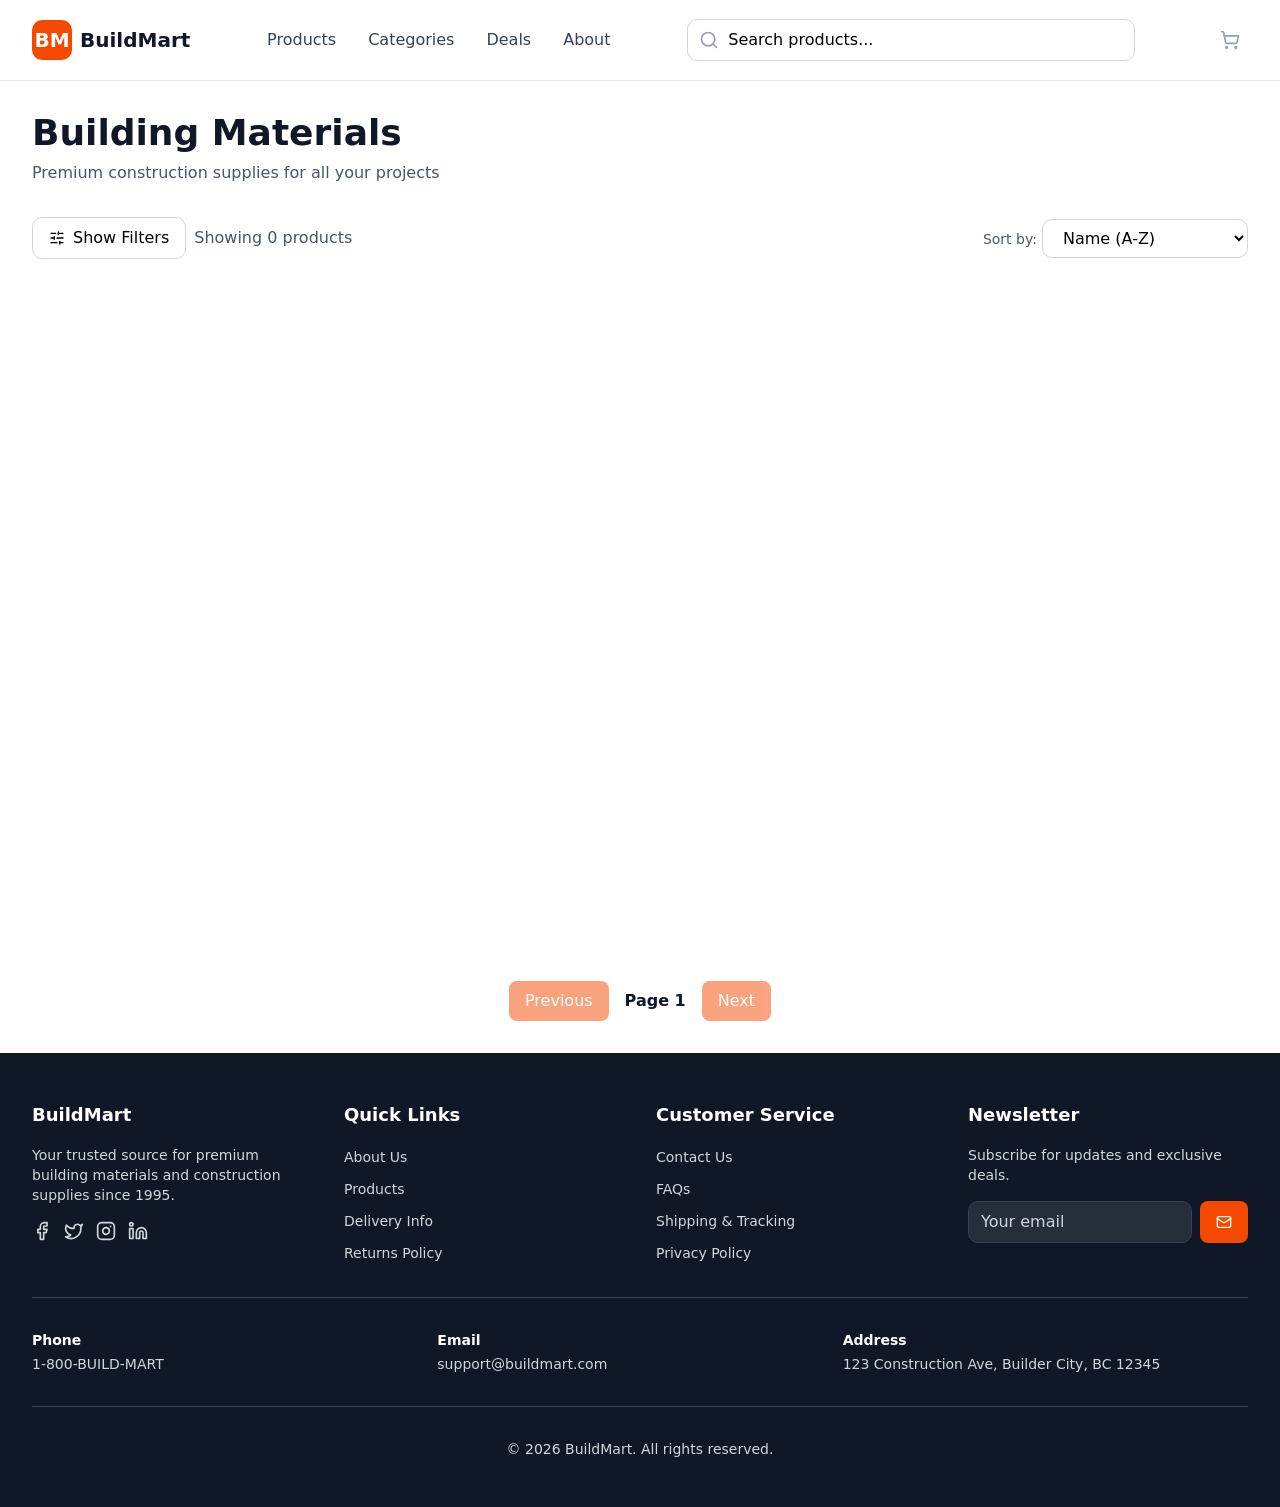
<file: pages/index.html>
<!DOCTYPE html>
<html lang="en">
<head>
    <meta charset="UTF-8">
    <meta name="viewport" content="width=device-width, initial-scale=1.0">
    <title>E-commerce Website Design</title>
    <link rel="stylesheet" href="../style.css">
    <link rel="stylesheet" href="../styles_test/index.css">
</head>
<body>
<div class="min-h-screen flex flex-col">
    <header class="sticky top-0 z-100  border-b border-[#E5E7EB] bg-white">
        <div class="max-w-7xl mx-auto px-4 md:px-6 lg:px-8">
            <div class="flex items-center justify-between h-16 md:h-20 gap-4">
                <a class="flex items-center flex-shrink-0 gap-2" href="index.html">
                    <div class="flex items-center justify-center size-10 rounded-[10px] bg-[#F54900]">
                        <span class="text-white font-bold text-xl ">BM</span>
                    </div>
                    <span class="hidden lg:block text-xl font-bold text-[#101828]">BuildMart</span>
                </a>
                <nav class="hidden md:flex items-center gap-8 ">
                    <a class="text-[#364153] hover:text-[#F54900] transition-colors" href="index.html">Products</a>
                    <a class="text-[#364153] hover:text-[#F54900] transition-colors" href="categories.html">Categories</a>
                    <a class="text-[#364153] hover:text-[#F54900] transition-colors" href="deals.html">Deals</a>
                    <a class="text-[#364153] hover:text-[#F54900] transition-colors" href="about.html">About</a>
                </nav>
                <div class="hidden md:flex flex-1 items-center max-w-md">
                    <div class="relative w-full">
                        <svg xmlns="http://www.w3.org/2000/svg" width="24" height="24" viewBox="0 0 24 24" fill="none" stroke="currentColor" stroke-width="2" stroke-linecap="round" stroke-linejoin="round" class="size-5 text-[#99A1AF] absolute left-3 top-1/2 -translate-y-1/2">
                            <path d="m21 21-4.34-4.34"/><circle cx="11" cy="11" r="8"/>
                        </svg>
                        <input type="text" placeholder="Search products..." class="w-full pl-10 py-2 pr-4 border border-[#D1D5DC] rounded-[10px] focus:outline-none  focus:ring-2 focus:ring-[#F54900] focus:border-transparent">
                    </div>
                </div>
                <div class="flex items-center flex-shrink-0 gap-3">
                    <button class="p-2 text-[#99A1AF] hover:text-[#F54900] transition-colors md:hidden">
                        <svg xmlns="http://www.w3.org/2000/svg" width="24" height="24" viewBox="0 0 24 24" fill="none" stroke="currentColor" stroke-width="2" stroke-linecap="round" stroke-linejoin="round" class="size-5 ">
                            <path d="m21 21-4.34-4.34"/><circle cx="11" cy="11" r="8"/>
                        </svg>
                    </button>
                    <a class="relative p-2 text-[#99A1AF] hover:text-[#F54900] transition-colors" href="cart.html">
                        <svg xmlns="http://www.w3.org/2000/svg" width="24" height="24" viewBox="0 0 24 24" fill="none" stroke="currentColor" stroke-width="2" stroke-linecap="round" stroke-linejoin="round" class="size-5 "><circle cx="8" cy="21" r="1"/><circle cx="19" cy="21" r="1"/>
                            <path d="M2.05 2.05h2l2.66 12.42a2 2 0 0 0 2 1.58h9.78a2 2 0 0 0 1.95-1.57l1.65-7.43H5.12"/>
                        </svg>
                        <span id="cart-quantity-text" style="display: none" class="absolute flex items-center justify-center -top-1 -right-1 bg-[#F54900] text-white text-xs size-5 rounded-full">
                    0
                    </span>
                    </a>
                    <button class="p-2 text-[#99A1AF] hover:text-[#F54900] transition-colors md:hidden">
                        <svg xmlns="http://www.w3.org/2000/svg" width="24" height="24" viewBox="0 0 24 24" fill="none" stroke="currentColor" stroke-width="2" stroke-linecap="round" stroke-linejoin="round" class="size-5 "><path d="M4 5h16"/>
                            <path d="M4 12h16"/><path d="M4 19h16"/>
                        </svg>
                    </button>
                </div>
            </div>
        </div>
    </header>
    <main class="flex-1 bg-white text-[#4A5565]">
        <div class="min-h-screen max-w-7xl mx-auto px-4 md:px-6 lg:px-8 py-8">
            <div id="notification-container" class="notification-container"></div>
            <div class="flex flex-col  gap-2 mb-8">
                <h1 class="text-4xl font-bold text-[#101828]">
                    Building Materials
                </h1>
                <p>
                    Premium construction supplies for all your projects
                </p>
            </div>
            <div class="flex flex-col md:flex-row justify-between items-start md:items-center gap-4 mb-6">
                <div class="flex gap-2 items-center">
                    <button class="flex items-center gap-2 px-4 py-2 text-black font-medium rounded-[10px] border border-[#D1D5DC] hover:text-[#b53600] hover:border-[#b53600] transition" id="filters_button">
                        <svg xmlns="http://www.w3.org/2000/svg" width="24" height="24" viewBox="0 0 24 24" fill="none" stroke="currentColor" stroke-width="2" stroke-linecap="round" stroke-linejoin="round" class="text-black size-4"><path d="M10 5H3"/><path d="M12 19H3"/><path d="M14 3v4"/><path d="M16 17v4"/><path d="M21 12h-9"/><path d="M21 19h-5"/><path d="M21 5h-7"/>
                            <path d="M8 10v4"/><path d="M8 12H3"/>
                        </svg>
                        <span id="filters_button_text">Show Filters</span>
                    </button>
                    <p>Showing
                        <span id="shown-products">
                            0
                        </span>
                        products
                    </p>
                </div>
                <div class="">
                    <label class="text-sm font-medium">Sort by:</label>
                    <select id="sort-selector" class="px-4 py-2 text-black rounded-[10px] border border-[#D1D5DC] focus:outline-none  focus:ring-2 focus:ring-[#F54900] focus:border-transparent">
                        <option value="name_asc">Name (A-Z)</option>
                        <option value="name_desc">Name (Z-A)</option>
                        <option value="price_asc">Price (Low to High)</option>
                        <option value="price_desc">Price (High to Low)</option>
                    </select>
                </div>
            </div>
            <div class="bg-white p-6 border border-[#E5E7EB] rounded-[10px] mb-6" id="filters_div" style="display:none">
                <div class="flex flex-col md:flex-row gap-8">
                    <div class="flex flex-1 flex-col gap-3">
                        <h3 class="text-black font-semibold text-lg">Minimum Rating</h3>
                        <div class="flex flex-wrap gap-4" id="rating-container">
                            <div class="flex items-center gap-2">
                                <button id="rating-5" data-rating="5" data-state="unchecked" aria-checked="false"
                                        class="size-4 flex items-center justify-center rounded-[4px] border border-[#E5E7EB] bg-[#F3F3F5] transition-all cursor-pointer data-[state=checked]:bg-black data-[state=checked]:border-black data-[state=checked]:text-white">
                                    <span data-state="unchecked" class="hidden data-[state=checked]:flex items-center justify-center text-current">
                                        <svg xmlns="http://www.w3.org/2000/svg" width="24" height="24" viewBox="0 0 24 24" fill="none" stroke="currentColor" stroke-width="3" stroke-linecap="round" stroke-linejoin="round" class="size-3.5">
                                            <path d="M20 6 9 17l-5-5"></path>
                                        </svg>
                                    </span>
                                </button>
                                <label for="rating-5" class="cursor-pointer text-sm font-medium text-black">5+ Stars</label>
                            </div>
                            <div class="flex items-center gap-2">
                                <button id="rating-4" data-rating="4" data-state="unchecked" aria-checked="false"
                                        class="size-4 flex items-center justify-center rounded-[4px] border border-[#E5E7EB] bg-[#F3F3F5] transition-all cursor-pointer data-[state=checked]:bg-black data-[state=checked]:border-black data-[state=checked]:text-white">
                                    <span data-state="unchecked" class="hidden data-[state=checked]:flex items-center justify-center text-current">
                                        <svg xmlns="http://www.w3.org/2000/svg" width="24" height="24" viewBox="0 0 24 24" fill="none" stroke="currentColor" stroke-width="3" stroke-linecap="round" stroke-linejoin="round" class="size-3.5">
                                            <path d="M20 6 9 17l-5-5"></path>
                                        </svg>
                                    </span>
                                </button>
                                <label for="rating-4" class="cursor-pointer text-sm font-medium text-black">4+ Stars</label>
                            </div>
                            <div class="flex items-center gap-2">
                                <button id="rating-3" data-rating="3" data-state="unchecked" aria-checked="false"
                                        class="size-4 flex items-center justify-center rounded-[4px] border border-[#E5E7EB] bg-[#F3F3F5] transition-all cursor-pointer data-[state=checked]:bg-black data-[state=checked]:border-black data-[state=checked]:text-white">
                                    <span data-state="unchecked" class="hidden data-[state=checked]:flex items-center justify-center text-current">
                                        <svg xmlns="http://www.w3.org/2000/svg" width="24" height="24" viewBox="0 0 24 24" fill="none" stroke="currentColor" stroke-width="3" stroke-linecap="round" stroke-linejoin="round" class="size-3.5">
                                            <path d="M20 6 9 17l-5-5"></path>
                                        </svg>
                                    </span>
                                </button>
                                <label for="rating-3" class="cursor-pointer text-sm font-medium text-black">3+ Stars</label>
                            </div>
                        </div>
                    </div>
                    <div class="flex flex-1 flex-col gap-3">
                        <h3 class="text-black text-lg font-semibold">
                            Price Range
                        </h3>
                        <div class="slider-wrapper">
                            <div class="slider-track"></div>
                            <div class="slider-range" id="slider-range" style="left:0%; right:0%;"></div>
                            <input type="range" id="min-price" class="slider-thumb slider-thumb-left" min="0" max="400" value="0" step="10">
                            <input type="range" id="max-price" class="slider-thumb slider-thumb-right" min="0" max="400" value="400" step="10">
                        </div>
                        <div class="flex justify-between text-sm">
                            <span id="min-value">
                                $
                                0
                            </span>
                            <span id="max-value">
                                $
                                400
                            </span>
                        </div>
                    </div>
                    <div class="flex items-end">
                        <button class="px-6 py-2 text-sm font-medium text-[#F54900] bg-white border border-[#F54900] hover:text-[#b53600] hover:border-[#b53600] rounded-lg transition" id="clear_filters_button">
                            Clear All Filters
                        </button>
                    </div>
                </div>
            </div>
            <div id="products-grid" class="grid grid-cols-1 sm:grid-cols-2 lg:grid-cols-3 gap-6"></div>
        </div>
        <div class="pagination-container">
            <button id="prev-page" class="bg-[#F54900] hover:bg-[#b53600] transition" disabled>Previous</button>
            <span id="page-info">Page 1</span>
            <button id="next-page" class="bg-[#F54900] hover:bg-[#b53600] transition" disabled>Next</button>
        </div>
    </main>
    <footer class="bg-[#101828] text-[#D1D5DC] mt-auto w-full">
        <div class="flex flex-col max-w-7xl mx-auto  px-6 lg:px-8 py-12 gap-8">
            <div class="grid grid-cols-1 md:grid-cols-2 lg:grid-cols-4 gap-8 ">
                <div class="flex flex-col gap-4">
                    <h3 class="text-white font-bold text-lg">BuildMart</h3>
                    <p class="text-sm">Your trusted source for premium building materials and construction supplies since 1995.</p>
                    <div class="flex gap-3">
                        <a class="hover:text-[#F54900] transition" href="#">
                            <svg xmlns="http://www.w3.org/2000/svg" width="24" height="24" viewBox="0 0 24 24" fill="none" stroke="currentColor" stroke-width="2" stroke-linecap="round" stroke-linejoin="round" class="size-5">
                                <path d="M18 2h-3a5 5 0 0 0-5 5v3H7v4h3v8h4v-8h3l1-4h-4V7a1 1 0 0 1 1-1h3z"/>
                            </svg>
                        </a>
                        <a class="hover:text-[#F54900] transition" href="#">
                            <svg xmlns="http://www.w3.org/2000/svg" width="24" height="24" viewBox="0 0 24 24" fill="none" stroke="currentColor" stroke-width="2" stroke-linecap="round" stroke-linejoin="round" class="size-5">
                                <path d="M22 4s-.7 2.1-2 3.4c1.6 10-9.4 17.3-18 11.6 2.2.1 4.4-.6 6-2C3 15.5.5 9.6 3 5c2.2 2.6 5.6 4.1 9 4-.9-4.2 4-6.6 7-3.8 1.1 0 3-1.2 3-1.2z"/>
                            </svg>
                        </a>
                        <a class="hover:text-[#F54900] transition" href="#">
                            <svg xmlns="http://www.w3.org/2000/svg" width="24" height="24" viewBox="0 0 24 24" fill="none" stroke="currentColor" stroke-width="2" stroke-linecap="round" stroke-linejoin="round" class="size-5"><rect width="20" height="20" x="2" y="2" rx="5" ry="5"/>
                                <path d="M16 11.37A4 4 0 1 1 12.63 8 4 4 0 0 1 16 11.37z"/><line x1="17.5" x2="17.51" y1="6.5" y2="6.5"/>
                            </svg>
                        </a>
                        <a class="hover:text-[#F54900] transition" href="#">
                            <svg xmlns="http://www.w3.org/2000/svg" width="24" height="24" viewBox="0 0 24 24" fill="none" stroke="currentColor" stroke-width="2" stroke-linecap="round" stroke-linejoin="round" class="size-5">
                                <path d="M16 8a6 6 0 0 1 6 6v7h-4v-7a2 2 0 0 0-2-2 2 2 0 0 0-2 2v7h-4v-7a6 6 0 0 1 6-6z"/><rect width="4" height="12" x="2" y="9"/><circle cx="4" cy="4" r="2"/>
                            </svg>
                        </a>
                    </div>
                </div>
                <div class="flex flex-col gap-4">
                    <h3 class="text-white font-bold text-lg">Quick Links</h3>
                    <ul class="space-y-2">
                        <li>
                            <a href="#" class="hover:text-[#F54900] transition text-sm">About Us</a>
                        </li>
                        <li>
                            <a href="#" class="hover:text-[#F54900] transition text-sm">Products</a>
                        </li>
                        <li>
                            <a href="#" class="hover:text-[#F54900] transition text-sm">Delivery Info</a>
                        </li>
                        <li>
                            <a href="#" class="hover:text-[#F54900] transition text-sm">Returns Policy</a>
                        </li>
                    </ul>
                </div>
                <div class="flex flex-col gap-4">
                    <h3 class="text-white font-bold text-lg">Customer Service</h3>
                    <ul class="space-y-2">
                        <li>
                            <a href="#" class="hover:text-[#F54900] transition text-sm">Contact Us</a>
                        </li>
                        <li>
                            <a href="#" class="hover:text-[#F54900] transition text-sm">FAQs</a>
                        </li>
                        <li>
                            <a href="#" class="hover:text-[#F54900] transition text-sm">Shipping & Tracking</a>
                        </li>
                        <li>
                            <a href="#" class="hover:text-[#F54900] transition text-sm">Privacy Policy</a>
                        </li>
                    </ul>
                </div>
                <div class="flex flex-col gap-4">
                    <h3 class="text-white font-bold text-lg">Newsletter</h3>
                    <p class="text-sm">Subscribe for updates and exclusive deals.</p>
                    <div class="flex gap-2">
                        <input type="email" placeholder="Your email" class="flex-1 min-w-0 px-3 py-2 bg-[#262e3b] border border-[#364153] rounded-[10px] focus:outline-none  focus:ring-2 focus:ring-[#F54900] focus:border-transparent">
                        <button class="px-4 py-2 bg-[#F54900] hover:bg-[#b53600] text-white rounded-lg transition">
                            <svg xmlns="http://www.w3.org/2000/svg" width="24" height="24" viewBox="0 0 24 24" fill="none" stroke="currentColor" stroke-width="2" stroke-linecap="round" stroke-linejoin="round" class="size-4">
                                <path d="m22 7-8.991 5.727a2 2 0 0 1-2.009 0L2 7"/><rect x="2" y="4" width="20" height="16" rx="2"/>
                            </svg>
                        </button>
                    </div>
                </div>
            </div>
            <div class="pt-8 border-t border-[#364153]">
                <div class="grid grid-cols-1 md:grid-cols-3">
                    <div class="flex flex-col gap-1">
                        <p class="text-white font-semibold text-sm">Phone</p>
                        <p class="text-sm">1-800-BUILD-MART</p>
                    </div>
                    <div class="flex flex-col gap-1">
                        <p class="text-white font-semibold text-sm">Email</p>
                        <p class="text-sm">support@buildmart.com</p>
                    </div>
                    <div class="flex flex-col gap-1">
                        <p class="text-white font-semibold text-sm">Address</p>
                        <p class="text-sm">123 Construction Ave, Builder City, BC 12345</p>
                    </div>
                </div>
            </div>
            <div class="border-t border-[#364153] pt-8 text-sm text-center">
                <p>© 2026 BuildMart. All rights reserved.</p>
            </div>
        </div>
    </footer>
</div>
    <script type="module" src="../scripts/indexPage.js"></script>
</body>
</html>
</file>
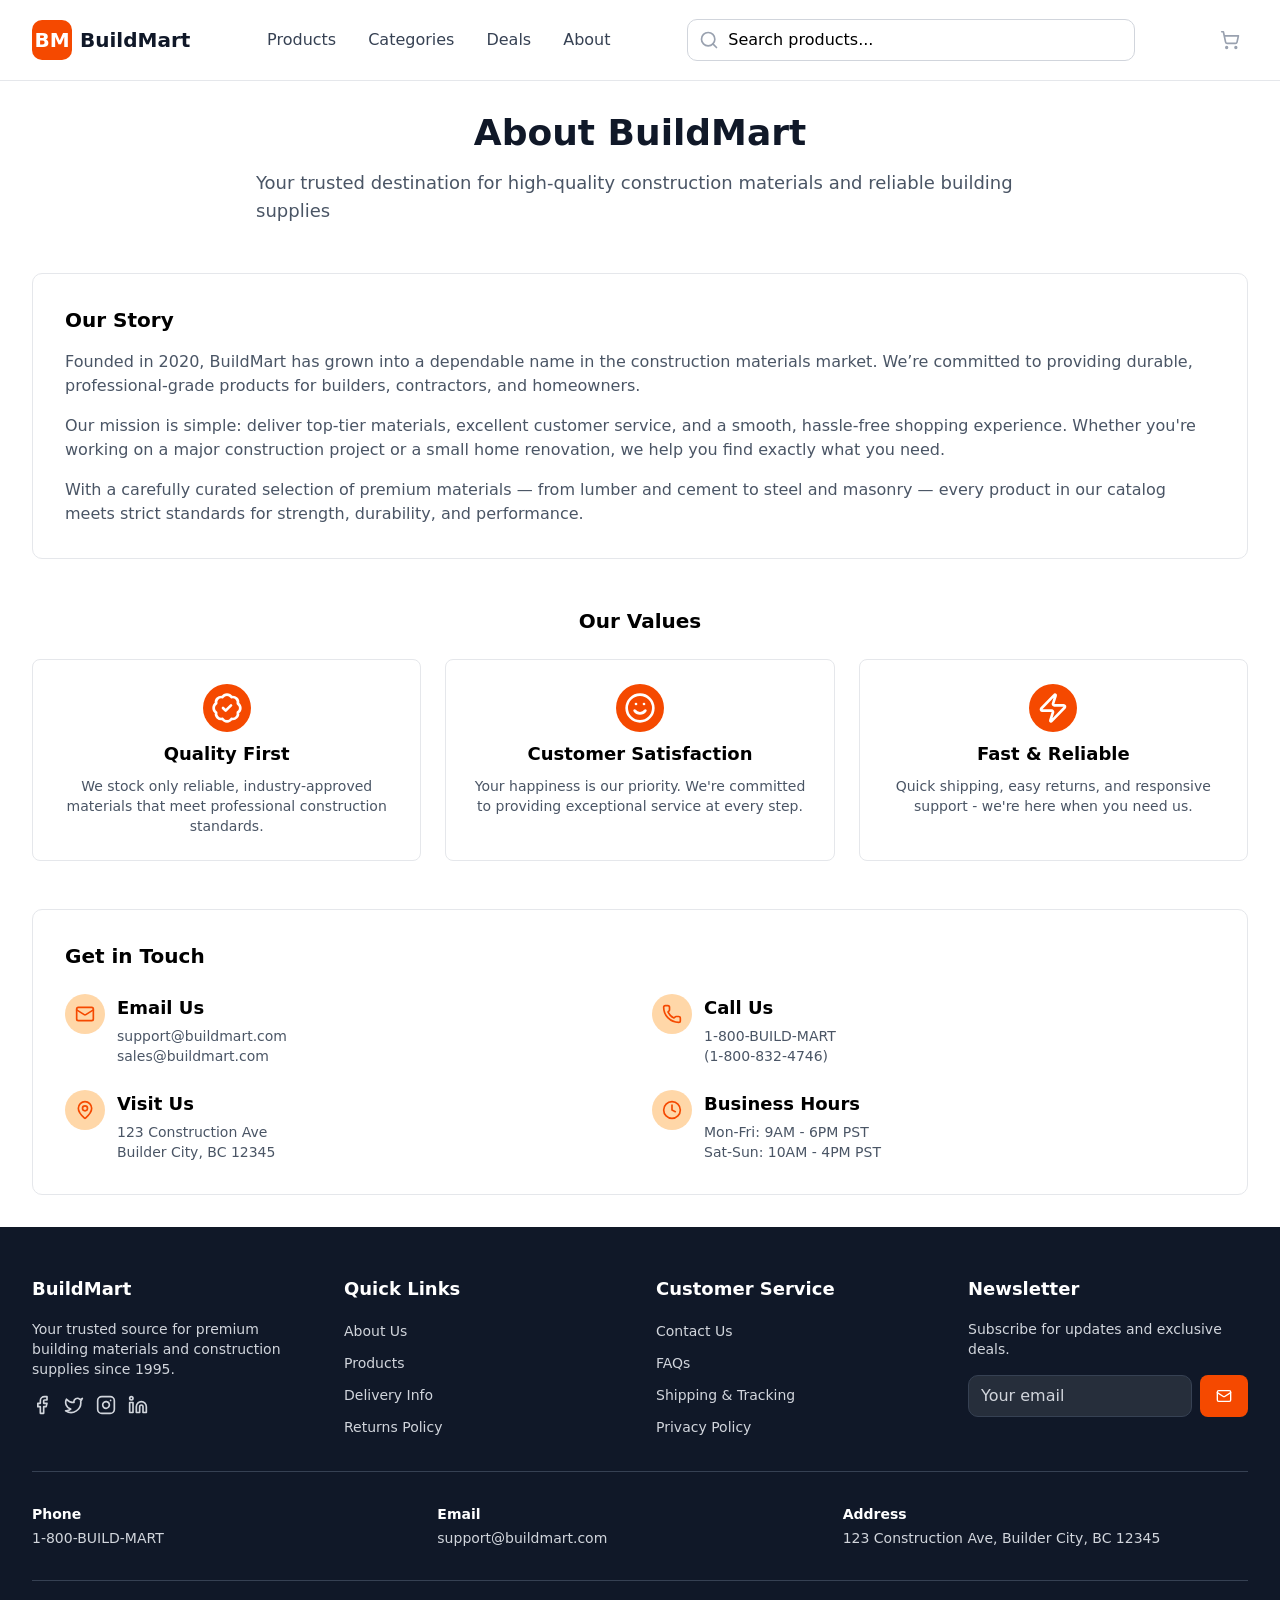
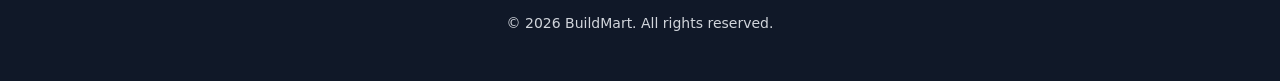
<file: pages/about.html>
<!DOCTYPE html>
<html lang="en">
<head>
    <meta charset="UTF-8">
    <meta name="viewport" content="width=device-width, initial-scale=1.0">
    <title>E-commerce Website Design</title>
    <link rel="stylesheet" href="../style.css">
</head>
<body>
<div class="min-h-screen flex flex-col">
    <header class="sticky top-0 z-100  border-b border-[#E5E7EB] bg-white">
        <div class="max-w-7xl mx-auto px-4 md:px-6 lg:px-8">
            <div class="flex items-center justify-between h-16 md:h-20 gap-4">
                <a class="flex items-center flex-shrink-0 gap-2" href="index.html">
                    <div class="flex items-center justify-center size-10 rounded-[10px] bg-[#F54900]">
                        <span class="text-white font-bold text-xl ">BM</span>
                    </div>
                    <span class="hidden lg:block text-xl font-bold text-[#101828]">BuildMart</span>
                </a>
                <nav class="hidden md:flex items-center gap-8 ">
                    <a class="text-[#364153] hover:text-[#F54900] transition-colors" href="index.html">Products</a>
                    <a class="text-[#364153] hover:text-[#F54900] transition-colors" href="categories.html">Categories</a>
                    <a class="text-[#364153] hover:text-[#F54900] transition-colors" href="deals.html">Deals</a>
                    <a class="text-[#364153] hover:text-[#F54900] transition-colors" href="about.html">About</a>
                </nav>
                <div class="hidden md:flex flex-1 items-center max-w-md">
                    <div class="relative w-full">
                        <svg xmlns="http://www.w3.org/2000/svg" width="24" height="24" viewBox="0 0 24 24" fill="none" stroke="currentColor" stroke-width="2" stroke-linecap="round" stroke-linejoin="round" class="size-5 text-[#99A1AF] absolute left-3 top-1/2 -translate-y-1/2">
                            <path d="m21 21-4.34-4.34"/><circle cx="11" cy="11" r="8"/>
                        </svg>
                        <input type="text" placeholder="Search products..." class="w-full pl-10 py-2 pr-4 border border-[#D1D5DC] rounded-[10px] focus:outline-none  focus:ring-2 focus:ring-[#F54900] focus:border-transparent">
                    </div>
                </div>
                <div class="flex items-center flex-shrink-0 gap-3">
                    <button class="p-2 text-[#99A1AF] hover:text-[#F54900] transition-colors md:hidden">
                        <svg xmlns="http://www.w3.org/2000/svg" width="24" height="24" viewBox="0 0 24 24" fill="none" stroke="currentColor" stroke-width="2" stroke-linecap="round" stroke-linejoin="round" class="size-5 ">
                            <path d="m21 21-4.34-4.34"/><circle cx="11" cy="11" r="8"/>
                        </svg>
                    </button>
                    <a class="relative p-2 text-[#99A1AF] hover:text-[#F54900] transition-colors" href="cart.html">
                        <svg xmlns="http://www.w3.org/2000/svg" width="24" height="24" viewBox="0 0 24 24" fill="none" stroke="currentColor" stroke-width="2" stroke-linecap="round" stroke-linejoin="round" class="size-5 "><circle cx="8" cy="21" r="1"/><circle cx="19" cy="21" r="1"/>
                            <path d="M2.05 2.05h2l2.66 12.42a2 2 0 0 0 2 1.58h9.78a2 2 0 0 0 1.95-1.57l1.65-7.43H5.12"/>
                        </svg>
                        <span id="cart-quantity-text" style="display: none" class="absolute flex items-center justify-center -top-1 -right-1 bg-[#F54900] text-white text-xs size-5 rounded-full">
                    0
                    </span>
                    </a>
                    <button class="p-2 text-[#99A1AF] hover:text-[#F54900] transition-colors md:hidden">
                        <svg xmlns="http://www.w3.org/2000/svg" width="24" height="24" viewBox="0 0 24 24" fill="none" stroke="currentColor" stroke-width="2" stroke-linecap="round" stroke-linejoin="round" class="size-5 "><path d="M4 5h16"/>
                            <path d="M4 12h16"/><path d="M4 19h16"/>
                        </svg>
                    </button>
                </div>
            </div>
        </div>
    </header>
    <main class="flex-1 bg-white text-[#4A5565]">
        <div class="min-h-screen max-w-7xl mx-auto px-4 md:px-6 lg:px-8 py-8">
            <div class="flex flex-col gap-4 items-center mb-12">
                <h1 class="text-4xl font-bold text-[#101828]">About BuildMart</h1>
                <p class="text-lg max-w-3xl mx-auto">Your trusted destination for high‑quality construction materials and reliable building supplies</p>
            </div>
            <div class="flex flex-col gap-4 bg-white p-8 border border-[#E5E7EB] rounded-[10px] mb-12">
                <h2 class="text-black font-bold text-xl">Our Story</h2>
                <p>Founded in 2020, BuildMart has grown into a dependable name in the construction materials market. We’re committed to providing durable, professional‑grade products for builders, contractors, and homeowners.</p>
                <p>Our mission is simple: deliver top‑tier materials, excellent customer service, and a smooth, hassle‑free shopping experience. Whether you're working on a major construction project or a small home renovation, we help you find exactly what you need.</p>
                <p>With a carefully curated selection of premium materials — from lumber and cement to steel and masonry — every product in our catalog meets strict standards for strength, durability, and performance.</p>
            </div>
            <div class="mb-12">
                <h2 class="mb-6 text-center text-black font-bold text-xl">Our Values</h2>
                <div class="grid grid-cols-1 md:grid-cols-3 gap-6">
                    <div class="flex flex-col gap-2 items-center rounded-lg border border-[#E5E7EB] bg-white p-6">
                        <div class="flex items-center justify-center h-12 w-12 rounded-full bg-[#F54900]">
                            <svg xmlns="http://www.w3.org/2000/svg" width="24" height="24" viewBox="0 0 24 24" fill="none" stroke="currentColor" stroke-width="2" stroke-linecap="round" stroke-linejoin="round" class="text-white size-8"><path d="M3.85 8.62a4 4 0 0 1 4.78-4.77 4 4 0 0 1 6.74 0 4 4 0 0 1 4.78 4.78 4 4 0 0 1 0 6.74 4 4 0 0 1-4.77 4.78 4 4 0 0 1-6.75 0 4 4 0 0 1-4.78-4.77 4 4 0 0 1 0-6.76Z"/>
                                <path d="m9 12 2 2 4-4"/>
                            </svg>
                        </div>
                        <h3 class="text-black font-bold text-lg">Quality First</h3>
                        <p class="text-center text-sm">We stock only reliable, industry‑approved materials that meet professional construction standards.</p>
                    </div>
                    <div class="flex flex-col gap-2 items-center rounded-lg border border-[#E5E7EB] bg-white p-6">
                        <div class="flex items-center justify-center h-12 w-12 rounded-full bg-[#F54900]">
                            <svg xmlns="http://www.w3.org/2000/svg" width="24" height="24" viewBox="0 0 24 24" fill="none" stroke="currentColor" stroke-width="2" stroke-linecap="round" stroke-linejoin="round" class="text-white size-8"><circle cx="12" cy="12" r="10"/>
                                <path d="M8 14s1.5 2 4 2 4-2 4-2"/><line x1="9" x2="9.01" y1="9" y2="9"/><line x1="15" x2="15.01" y1="9" y2="9"/>
                            </svg>
                        </div>
                        <h3 class="text-black font-bold text-lg">Customer Satisfaction</h3>
                        <p class="text-center text-sm">Your happiness is our priority. We're committed to providing exceptional service at every step.</p>
                    </div>
                    <div class="flex flex-col gap-2 items-center rounded-lg border border-[#E5E7EB] bg-white p-6">
                        <div class="flex items-center justify-center h-12 w-12 rounded-full bg-[#F54900]">
                            <svg xmlns="http://www.w3.org/2000/svg" width="24" height="24" viewBox="0 0 24 24" fill="none" stroke="currentColor" stroke-width="2" stroke-linecap="round" stroke-linejoin="round" class="text-white size-8">
                                <path d="M4 14a1 1 0 0 1-.78-1.63l9.9-10.2a.5.5 0 0 1 .86.46l-1.92 6.02A1 1 0 0 0 13 10h7a1 1 0 0 1 .78 1.63l-9.9 10.2a.5.5 0 0 1-.86-.46l1.92-6.02A1 1 0 0 0 11 14z"/>
                            </svg>
                        </div>
                        <h3 class="text-black font-bold text-lg">Fast & Reliable</h3>
                        <p class="text-center text-sm">Quick shipping, easy returns, and responsive support - we're here when you need us.</p>
                    </div>
                </div>
            </div>
            <div class="flex flex-col gap-6 bg-white p-8 border border-[#E5E7EB] rounded-[10px]">
                <h2 class="text-black font-bold text-xl">Get in Touch</h2>
                <div class="grid grid-cols-1 md:grid-cols-2 gap-6">
                    <div class="flex items-start gap-3">
                        <div class="flex items-center justify-center h-10 w-10 rounded-full bg-orange-200">
                            <svg xmlns="http://www.w3.org/2000/svg" width="24" height="24" viewBox="0 0 24 24" fill="none" stroke="currentColor" stroke-width="2" stroke-linecap="round" stroke-linejoin="round" class="text-[#F54900] size-5">
                                <path d="m22 7-8.991 5.727a2 2 0 0 1-2.009 0L2 7"/><rect x="2" y="4" width="20" height="16" rx="2"/>
                            </svg>
                        </div>
                        <div>
                            <h3 class="text-black text-lg font-semibold mb-1">Email Us</h3>
                            <p class="text-sm">support@buildmart.com</p>
                            <p class="text-sm">sales@buildmart.com</p>
                        </div>
                    </div>
                    <div class="flex items-start gap-3">
                        <div class="flex items-center justify-center h-10 w-10 rounded-full bg-orange-200">
                            <svg xmlns="http://www.w3.org/2000/svg" width="24" height="24" viewBox="0 0 24 24" fill="none" stroke="currentColor" stroke-width="2" stroke-linecap="round" stroke-linejoin="round" class="text-[#F54900] size-5">
                                <path d="M13.832 16.568a1 1 0 0 0 1.213-.303l.355-.465A2 2 0 0 1 17 15h3a2 2 0 0 1 2 2v3a2 2 0 0 1-2 2A18 18 0 0 1 2 4a2 2 0 0 1 2-2h3a2 2 0 0 1 2 2v3a2 2 0 0 1-.8 1.6l-.468.351a1 1 0 0 0-.292 1.233 14 14 0 0 0 6.392 6.384"/>
                            </svg>
                        </div>
                        <div>
                            <h3 class="text-black text-lg font-semibold mb-1">Call Us</h3>
                            <p class="text-sm">1-800-BUILD-MART</p>
                            <p class="text-sm">(1-800-832-4746)</p>
                        </div>
                    </div>
                    <div class="flex items-start gap-3">
                        <div class="flex items-center justify-center h-10 w-10 rounded-full bg-orange-200">
                            <svg xmlns="http://www.w3.org/2000/svg" width="24" height="24" viewBox="0 0 24 24" fill="none" stroke="currentColor" stroke-width="2" stroke-linecap="round" stroke-linejoin="round" class="text-[#F54900] size-5">
                                <path d="M20 10c0 4.993-5.539 10.193-7.399 11.799a1 1 0 0 1-1.202 0C9.539 20.193 4 14.993 4 10a8 8 0 0 1 16 0"/><circle cx="12" cy="10" r="3"/>
                            </svg>
                        </div>
                        <div>
                            <h3 class="text-black text-lg font-semibold mb-1">Visit Us</h3>
                            <p class="text-sm">123 Construction Ave</p>
                            <p class="text-sm">Builder City, BC 12345</p>
                        </div>
                    </div>
                    <div class="flex items-start gap-3">
                        <div class="flex items-center justify-center h-10 w-10 rounded-full bg-orange-200">
                            <svg xmlns="http://www.w3.org/2000/svg" width="24" height="24" viewBox="0 0 24 24" fill="none" stroke="currentColor" stroke-width="2" stroke-linecap="round" stroke-linejoin="round" class="text-[#F54900] size-5"><circle cx="12" cy="12" r="10"/>
                                <path d="M12 6v6l4 2"/>
                            </svg>
                        </div>
                        <div>
                            <h3 class="text-black text-lg font-semibold mb-1">Business Hours</h3>
                            <p class="text-sm">Mon-Fri: 9AM - 6PM PST</p>
                            <p class="text-sm">Sat-Sun: 10AM - 4PM PST</p>
                        </div>
                    </div>
                </div>
            </div>
        </div>
    </main>
    <footer class="bg-[#101828] text-[#D1D5DC] mt-auto w-full">
        <div class="flex flex-col max-w-7xl mx-auto  px-6 lg:px-8 py-12 gap-8">
            <div class="grid grid-cols-1 md:grid-cols-2 lg:grid-cols-4 gap-8 ">
                <div class="flex flex-col gap-4">
                    <h3 class="text-white font-bold text-lg">BuildMart</h3>
                    <p class="text-sm">Your trusted source for premium building materials and construction supplies since 1995.</p>
                    <div class="flex gap-3">
                        <a class="hover:text-[#F54900] transition" href="#">
                            <svg xmlns="http://www.w3.org/2000/svg" width="24" height="24" viewBox="0 0 24 24" fill="none" stroke="currentColor" stroke-width="2" stroke-linecap="round" stroke-linejoin="round" class="size-5">
                                <path d="M18 2h-3a5 5 0 0 0-5 5v3H7v4h3v8h4v-8h3l1-4h-4V7a1 1 0 0 1 1-1h3z"/>
                            </svg>
                        </a>
                        <a class="hover:text-[#F54900] transition" href="#">
                            <svg xmlns="http://www.w3.org/2000/svg" width="24" height="24" viewBox="0 0 24 24" fill="none" stroke="currentColor" stroke-width="2" stroke-linecap="round" stroke-linejoin="round" class="size-5">
                                <path d="M22 4s-.7 2.1-2 3.4c1.6 10-9.4 17.3-18 11.6 2.2.1 4.4-.6 6-2C3 15.5.5 9.6 3 5c2.2 2.6 5.6 4.1 9 4-.9-4.2 4-6.6 7-3.8 1.1 0 3-1.2 3-1.2z"/>
                            </svg>
                        </a>
                        <a class="hover:text-[#F54900] transition" href="#">
                            <svg xmlns="http://www.w3.org/2000/svg" width="24" height="24" viewBox="0 0 24 24" fill="none" stroke="currentColor" stroke-width="2" stroke-linecap="round" stroke-linejoin="round" class="size-5"><rect width="20" height="20" x="2" y="2" rx="5" ry="5"/>
                                <path d="M16 11.37A4 4 0 1 1 12.63 8 4 4 0 0 1 16 11.37z"/><line x1="17.5" x2="17.51" y1="6.5" y2="6.5"/>
                            </svg>
                        </a>
                        <a class="hover:text-[#F54900] transition" href="#">
                            <svg xmlns="http://www.w3.org/2000/svg" width="24" height="24" viewBox="0 0 24 24" fill="none" stroke="currentColor" stroke-width="2" stroke-linecap="round" stroke-linejoin="round" class="size-5">
                                <path d="M16 8a6 6 0 0 1 6 6v7h-4v-7a2 2 0 0 0-2-2 2 2 0 0 0-2 2v7h-4v-7a6 6 0 0 1 6-6z"/><rect width="4" height="12" x="2" y="9"/><circle cx="4" cy="4" r="2"/>
                            </svg>
                        </a>
                    </div>
                </div>
                <div class="flex flex-col gap-4">
                    <h3 class="text-white font-bold text-lg">Quick Links</h3>
                    <ul class="space-y-2">
                        <li>
                            <a href="#" class="hover:text-[#F54900] transition text-sm">About Us</a>
                        </li>
                        <li>
                            <a href="#" class="hover:text-[#F54900] transition text-sm">Products</a>
                        </li>
                        <li>
                            <a href="#" class="hover:text-[#F54900] transition text-sm">Delivery Info</a>
                        </li>
                        <li>
                            <a href="#" class="hover:text-[#F54900] transition text-sm">Returns Policy</a>
                        </li>
                    </ul>
                </div>
                <div class="flex flex-col gap-4">
                    <h3 class="text-white font-bold text-lg">Customer Service</h3>
                    <ul class="space-y-2">
                        <li>
                            <a href="#" class="hover:text-[#F54900] transition text-sm">Contact Us</a>
                        </li>
                        <li>
                            <a href="#" class="hover:text-[#F54900] transition text-sm">FAQs</a>
                        </li>
                        <li>
                            <a href="#" class="hover:text-[#F54900] transition text-sm">Shipping & Tracking</a>
                        </li>
                        <li>
                            <a href="#" class="hover:text-[#F54900] transition text-sm">Privacy Policy</a>
                        </li>
                    </ul>
                </div>
                <div class="flex flex-col gap-4">
                    <h3 class="text-white font-bold text-lg">Newsletter</h3>
                    <p class="text-sm">Subscribe for updates and exclusive deals.</p>
                    <div class="flex gap-2">
                        <input type="email" placeholder="Your email" class="flex-1 min-w-0 px-3 py-2 bg-[#262e3b] border border-[#364153] rounded-[10px] focus:outline-none  focus:ring-2 focus:ring-[#F54900] focus:border-transparent">
                        <button class="px-4 py-2 bg-[#F54900] hover:bg-[#b53600] text-white rounded-lg transition">
                            <svg xmlns="http://www.w3.org/2000/svg" width="24" height="24" viewBox="0 0 24 24" fill="none" stroke="currentColor" stroke-width="2" stroke-linecap="round" stroke-linejoin="round" class="size-4">
                                <path d="m22 7-8.991 5.727a2 2 0 0 1-2.009 0L2 7"/><rect x="2" y="4" width="20" height="16" rx="2"/>
                            </svg>
                        </button>
                    </div>
                </div>
            </div>
            <div class="pt-8 border-t border-[#364153]">
                <div class="grid grid-cols-1 md:grid-cols-3">
                    <div class="flex flex-col gap-1">
                        <p class="text-white font-semibold text-sm">Phone</p>
                        <p class="text-sm">1-800-BUILD-MART</p>
                    </div>
                    <div class="flex flex-col gap-1">
                        <p class="text-white font-semibold text-sm">Email</p>
                        <p class="text-sm">support@buildmart.com</p>
                    </div>
                    <div class="flex flex-col gap-1">
                        <p class="text-white font-semibold text-sm">Address</p>
                        <p class="text-sm">123 Construction Ave, Builder City, BC 12345</p>
                    </div>
                </div>
            </div>
            <div class="border-t border-[#364153] pt-8 text-sm text-center">
                <p>© 2026 BuildMart. All rights reserved.</p>
            </div>
        </div>
    </footer>
</div>
<script type="module" src="../scripts/aboutPage.js"></script>
</body>
</html>
</file>
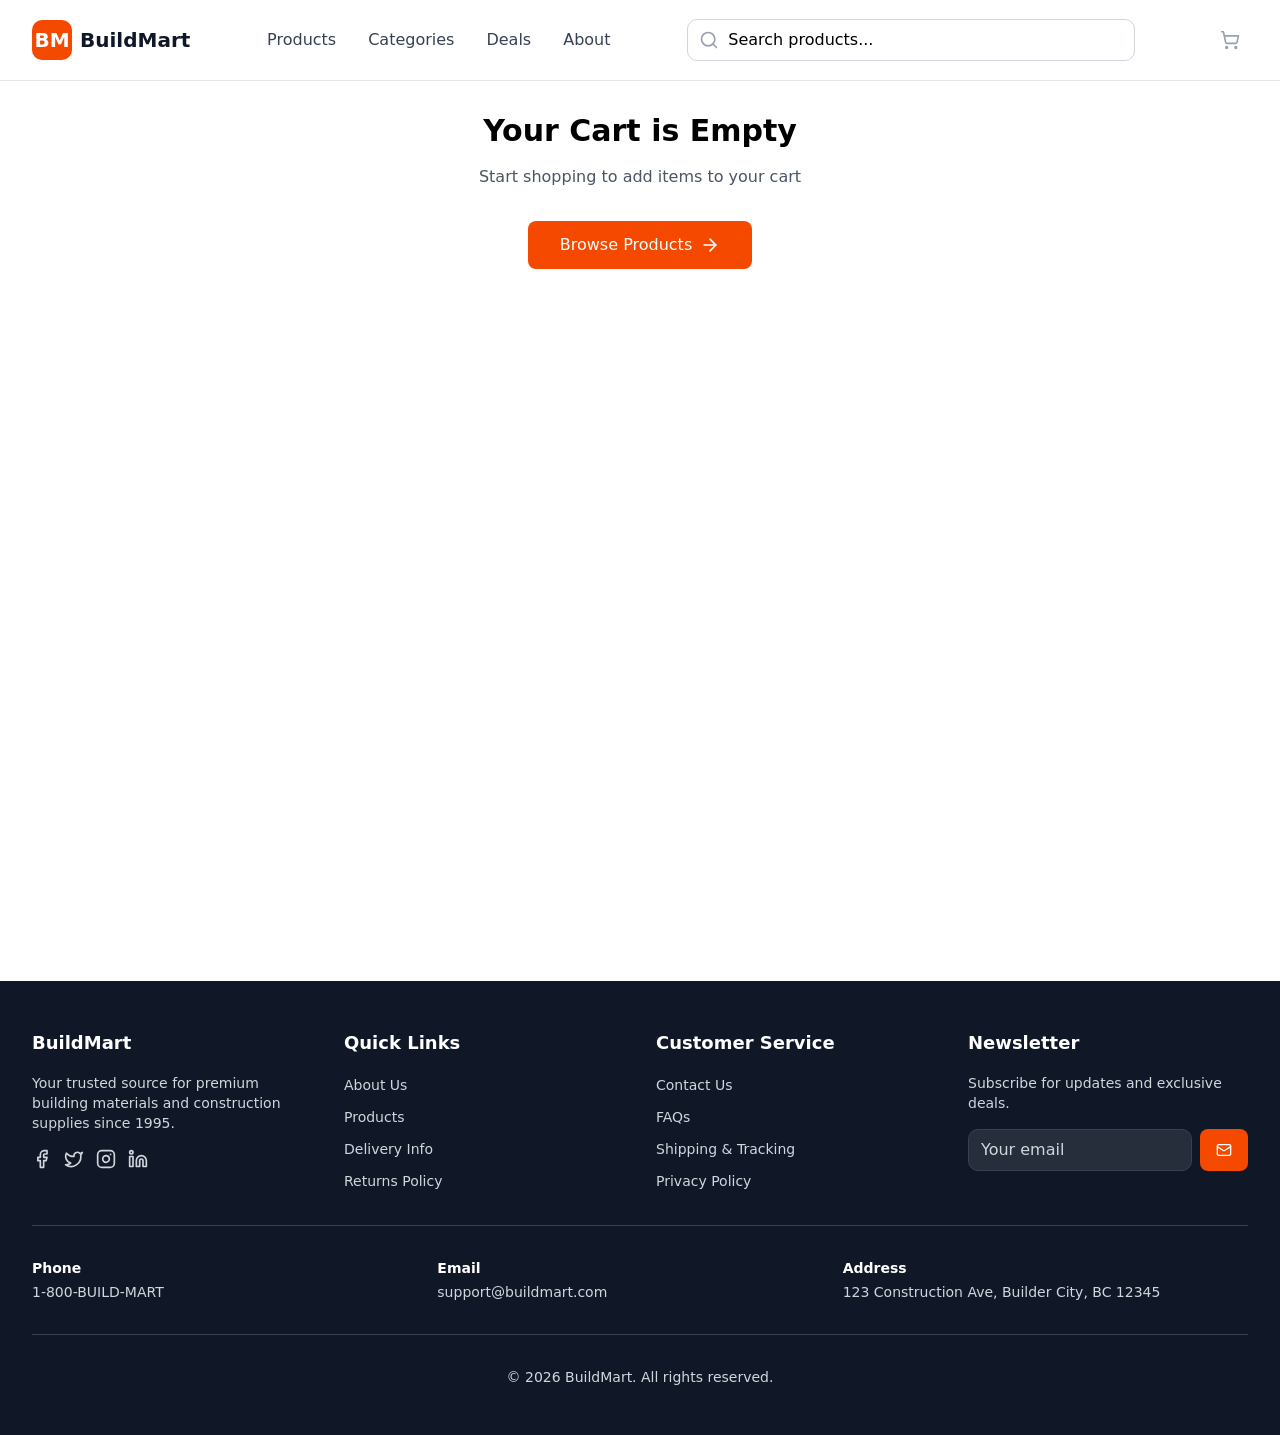
<file: pages/cart.html>
<!DOCTYPE html>
<html lang="en">
<head>
    <meta charset="UTF-8">
    <meta name="viewport" content="width=device-width, initial-scale=1.0">
    <title>E-commerce Website Design</title>
    <link rel="stylesheet" href="../style.css">
    <link rel="stylesheet" href="../styles_test/index.css">
</head>
<body>
<div class="min-h-screen flex flex-col">
    <header class="sticky top-0 z-100  border-b border-[#E5E7EB] bg-white">
        <div class="max-w-7xl mx-auto px-4 md:px-6 lg:px-8">
            <div class="flex items-center justify-between h-16 md:h-20 gap-4">
                <a class="flex items-center flex-shrink-0 gap-2" href="index.html">
                    <div class="flex items-center justify-center size-10 rounded-[10px] bg-[#F54900]">
                        <span class="text-white font-bold text-xl ">BM</span>
                    </div>
                    <span class="hidden lg:block text-xl font-bold text-[#101828]">BuildMart</span>
                </a>
                <nav class="hidden md:flex items-center gap-8 ">
                    <a class="text-[#364153] hover:text-[#F54900] transition-colors" href="index.html">Products</a>
                    <a class="text-[#364153] hover:text-[#F54900] transition-colors" href="categories.html">Categories</a>
                    <a class="text-[#364153] hover:text-[#F54900] transition-colors" href="deals.html">Deals</a>
                    <a class="text-[#364153] hover:text-[#F54900] transition-colors" href="about.html">About</a>
                </nav>
                <div class="hidden md:flex flex-1 items-center max-w-md">
                    <div class="relative w-full">
                        <svg xmlns="http://www.w3.org/2000/svg" width="24" height="24" viewBox="0 0 24 24" fill="none" stroke="currentColor" stroke-width="2" stroke-linecap="round" stroke-linejoin="round" class="size-5 text-[#99A1AF] absolute left-3 top-1/2 -translate-y-1/2">
                            <path d="m21 21-4.34-4.34"/><circle cx="11" cy="11" r="8"/>
                        </svg>
                        <input type="text" placeholder="Search products..." class="w-full pl-10 py-2 pr-4 border border-[#D1D5DC] rounded-[10px] focus:outline-none  focus:ring-2 focus:ring-[#F54900] focus:border-transparent">
                    </div>
                </div>
                <div class="flex items-center flex-shrink-0 gap-3">
                    <button id="search-btn" class="p-2 text-[#99A1AF] hover:text-[#F54900] transition-colors md:hidden">
                        <svg xmlns="http://www.w3.org/2000/svg" width="24" height="24" viewBox="0 0 24 24" fill="none" stroke="currentColor" stroke-width="2" stroke-linecap="round" stroke-linejoin="round" class="size-5 ">
                            <path d="m21 21-4.34-4.34"/><circle cx="11" cy="11" r="8"/>
                        </svg>
                    </button>
                    <a class="relative p-2 text-[#99A1AF] hover:text-[#F54900] transition-colors" href="cart.html">
                        <svg xmlns="http://www.w3.org/2000/svg" width="24" height="24" viewBox="0 0 24 24" fill="none" stroke="currentColor" stroke-width="2" stroke-linecap="round" stroke-linejoin="round" class="size-5 "><circle cx="8" cy="21" r="1"/><circle cx="19" cy="21" r="1"/>
                            <path d="M2.05 2.05h2l2.66 12.42a2 2 0 0 0 2 1.58h9.78a2 2 0 0 0 1.95-1.57l1.65-7.43H5.12"/>
                        </svg>
                        <span id="cart-quantity-text" style="display: none" class="absolute flex items-center justify-center -top-1 -right-1 bg-[#F54900] text-white text-xs size-5 rounded-full">
                    0
                    </span>
                    </a>
                    <button id="burger-btn" class="p-2 text-[#99A1AF] hover:text-[#F54900] transition-colors md:hidden">
                        <svg xmlns="http://www.w3.org/2000/svg" width="24" height="24" viewBox="0 0 24 24" fill="none" stroke="currentColor" stroke-width="2" stroke-linecap="round" stroke-linejoin="round" class="size-5 "><path d="M4 5h16"/>
                            <path d="M4 12h16"/><path d="M4 19h16"/>
                        </svg>
                    </button>
                </div>
            </div>
        </div>
    </header>
    <div id="mobile-search" class="hidden border-b border-[#E5E7EB] bg-white px-4 py-3">
        <input type="text" placeholder="Search products..."
               class="w-full py-2 px-4 border border-[#D1D5DC] rounded-[10px] focus:outline-none focus:ring-2 focus:ring-[#F54900]">
    </div>
    <div id="mobile-menu" class="hidden bg-white border-b border-[#E5E7EB] px-4 py-4">
        <nav class="flex flex-col gap-4 text-lg">
            <a class="text-[#364153] hover:text-[#F54900]" href="index.html">Products</a>
            <a class="text-[#364153] hover:text-[#F54900]" href="categories.html">Categories</a>
            <a class="text-[#364153] hover:text-[#F54900]" href="deals.html">Deals</a>
            <a class="text-[#364153] hover:text-[#F54900]" href="about.html">About</a>
        </nav>
    </div>
    <main class="flex-1 bg-white text-[#4A5565]">
        <div class="min-h-screen max-w-7xl mx-auto px-4 md:px-6 lg:px-8 py-8" id="cart-main-container">
            <div class="min-h-screen max-w-7xl mx-auto px-4 md:px-6 lg:px-8 py-8">
            <div id="notification-container" class="notification-container"></div>
            <h1 class="text-4xl font-bold text-[#101828] mb-8">Shopping Cart</h1>
            <div class="grid grid-cols-1 lg:grid-cols-3 gap-8">
                <div class="lg:col-span-2">
                    <div class="bg-white border border-[#E5E7EB] rounded-lg">
                        <div class="hidden md:grid grid-cols-12 gap-4 p-6 border-b border-[#E5E7EB] text-sm font-semibold">
                            <div class="col-span-6">Product</div>
                            <div class="col-span-2 text-center">Price</div>
                            <div class="col-span-2 text-center">Quantity</div>
                            <div class="col-span-2 text-right">Total</div>
                        </div>
                        <div class="divide-y divide-[#E5E7EB]" id="cart-products"></div>
                    </div>
                    <div class="mt-6 bg-white border border-[#E5E7EB] rounded-lg p-6">
                        <h3 class="text-black font-semibold mb-3">Have a promo code?</h3>
                        <div class="flex gap-2">
                            <input type="text" placeholder="Enter promo code" class="flex-1 px-4 py-2 border border-gray-300 rounded-lg focus:outline-none focus:ring-2 focus:ring-orange-500" id="promocode-input" value="">
                            <button class="px-6 py-2 bg-[#F54900] hover:bg-[#b53600] text-white font-semibold rounded-lg transition" id="promocode-button">
                                Apply
                            </button>
                        </div>
                        <p class="text-sm text-grey mt-2" id="promocode-text-info">Try code "SAVE10" for 10% off</p>
                    </div>
                </div>
                <div class="lg:col-span-1">
                    <div class="bg-white border border-gray-200 rounded-lg p-6 top-24">
                        <h2 class="text-black font-bold text-xl mb-6">Order Summary</h2>
                        <div class="space-y-3 mb-6 pb-6 border-b border-gray-200" id="cart-price-container">
                            <div class="flex justify-between text-[#364153]">
                                <span>Subtotal</span>
                                <span class="price-value" id="price-value-total"></span>
                            </div>
                            <div class="flex justify-between text-[#364153]">
                                <span>Tax (8%)</span>
                                <span class="price-value" id="price-value-tax"></span>
                            </div>
                        </div>
                        <div class="text-black flex justify-between items-center mb-6 text-xl font-bold">
                            <span>Total</span>
                            <span id="cart-price-total"></span>
                        </div>
                        <button id="checkout-button" class="w-full py-4 bg-[#F54900] hover:bg-[#b53600] text-white font-semibold rounded-lg flex items-center justify-center gap-2 transition mb-4">
                            Proceed to Checkout
                            <svg xmlns="http://www.w3.org/2000/svg" width="24" height="24" viewBox="0 0 24 24" fill="none" stroke="currentColor" stroke-width="2" stroke-linecap="round" stroke-linejoin="round" class="size-5">
                                <path d="M5 12h14"></path><path d="m12 5 7 7-7 7"></path>
                            </svg>
                        </button>
                        <a class="text-black block w-full py-3 text-center border border-gray-300 rounded-lg hover:bg-gray-50 transition" href="index.html" data-discover="true">
                            Continue Shopping
                        </a>
                    </div>
                    <div class="mt-6 bg-white border border-gray-200 rounded-lg p-6">
                        <h3 class="text-black font-semibold mb-4">Shipping Information</h3>
                        <div class="space-y-3">
                            <div class="flex items-start gap-3">
                                <svg xmlns="http://www.w3.org/2000/svg" width="24" height="24" viewBox="0 0 24 24" fill="none" stroke="currentColor" stroke-width="2" stroke-linecap="round" stroke-linejoin="round" class="size-5 text-[#F54900] flex-shrink-0 mt-0.5">
                                    <path d="M8 2v4"></path><path d="M16 2v4"></path><rect width="18" height="18" x="3" y="4" rx="2"></rect><path d="M3 10h18"></path>
                                </svg>
                                <div>
                                    <p class="text-black text-sm font-medium">Estimated Delivery</p>
                                    <p class="text-sm text-[#4A5565]">3-5 business days</p>
                                </div>
                            </div>
                            <div class="flex items-start gap-3">
                                <svg xmlns="http://www.w3.org/2000/svg" width="24" height="24" viewBox="0 0 24 24" fill="none" stroke="currentColor" stroke-width="2" stroke-linecap="round" stroke-linejoin="round" class="size-5 text-[#F54900] flex-shrink-0 mt-0.5">
                                    <path d="M20 10c0 4.993-5.539 10.193-7.399 11.799a1 1 0 0 1-1.202 0C9.539 20.193 4 14.993 4 10a8 8 0 0 1 16 0"></path><circle cx="12" cy="10" r="3"></circle>
                                </svg>
                                <div>
                                    <p class="text-black text-sm font-medium">Shipping Address</p>
                                    <p class="text-sm text-[#4A5565]">123 Construction Ave<br>Builder City, BC 12345<br>United States</p>
                                </div>
                            </div>
                        </div>
                    </div>
                </div>
            </div>
        </div>
    </main>
    <footer class="bg-[#101828] text-[#D1D5DC] mt-auto w-full">
        <div class="flex flex-col max-w-7xl mx-auto  px-6 lg:px-8 py-12 gap-8">
            <div class="grid grid-cols-1 md:grid-cols-2 lg:grid-cols-4 gap-8 ">
                <div class="flex flex-col gap-4">
                    <h3 class="text-white font-bold text-lg">BuildMart</h3>
                    <p class="text-sm">Your trusted source for premium building materials and construction supplies since 1995.</p>
                    <div class="flex gap-3">
                        <a class="hover:text-[#F54900] transition" href="#">
                            <svg xmlns="http://www.w3.org/2000/svg" width="24" height="24" viewBox="0 0 24 24" fill="none" stroke="currentColor" stroke-width="2" stroke-linecap="round" stroke-linejoin="round" class="size-5">
                                <path d="M18 2h-3a5 5 0 0 0-5 5v3H7v4h3v8h4v-8h3l1-4h-4V7a1 1 0 0 1 1-1h3z"/>
                            </svg>
                        </a>
                        <a class="hover:text-[#F54900] transition" href="#">
                            <svg xmlns="http://www.w3.org/2000/svg" width="24" height="24" viewBox="0 0 24 24" fill="none" stroke="currentColor" stroke-width="2" stroke-linecap="round" stroke-linejoin="round" class="size-5">
                                <path d="M22 4s-.7 2.1-2 3.4c1.6 10-9.4 17.3-18 11.6 2.2.1 4.4-.6 6-2C3 15.5.5 9.6 3 5c2.2 2.6 5.6 4.1 9 4-.9-4.2 4-6.6 7-3.8 1.1 0 3-1.2 3-1.2z"/>
                            </svg>
                        </a>
                        <a class="hover:text-[#F54900] transition" href="#">
                            <svg xmlns="http://www.w3.org/2000/svg" width="24" height="24" viewBox="0 0 24 24" fill="none" stroke="currentColor" stroke-width="2" stroke-linecap="round" stroke-linejoin="round" class="size-5"><rect width="20" height="20" x="2" y="2" rx="5" ry="5"/>
                                <path d="M16 11.37A4 4 0 1 1 12.63 8 4 4 0 0 1 16 11.37z"/><line x1="17.5" x2="17.51" y1="6.5" y2="6.5"/>
                            </svg>
                        </a>
                        <a class="hover:text-[#F54900] transition" href="#">
                            <svg xmlns="http://www.w3.org/2000/svg" width="24" height="24" viewBox="0 0 24 24" fill="none" stroke="currentColor" stroke-width="2" stroke-linecap="round" stroke-linejoin="round" class="size-5">
                                <path d="M16 8a6 6 0 0 1 6 6v7h-4v-7a2 2 0 0 0-2-2 2 2 0 0 0-2 2v7h-4v-7a6 6 0 0 1 6-6z"/><rect width="4" height="12" x="2" y="9"/><circle cx="4" cy="4" r="2"/>
                            </svg>
                        </a>
                    </div>
                </div>
                <div class="flex flex-col gap-4">
                    <h3 class="text-white font-bold text-lg">Quick Links</h3>
                    <ul class="space-y-2">
                        <li>
                            <a href="#" class="hover:text-[#F54900] transition text-sm">About Us</a>
                        </li>
                        <li>
                            <a href="#" class="hover:text-[#F54900] transition text-sm">Products</a>
                        </li>
                        <li>
                            <a href="#" class="hover:text-[#F54900] transition text-sm">Delivery Info</a>
                        </li>
                        <li>
                            <a href="#" class="hover:text-[#F54900] transition text-sm">Returns Policy</a>
                        </li>
                    </ul>
                </div>
                <div class="flex flex-col gap-4">
                    <h3 class="text-white font-bold text-lg">Customer Service</h3>
                    <ul class="space-y-2">
                        <li>
                            <a href="#" class="hover:text-[#F54900] transition text-sm">Contact Us</a>
                        </li>
                        <li>
                            <a href="#" class="hover:text-[#F54900] transition text-sm">FAQs</a>
                        </li>
                        <li>
                            <a href="#" class="hover:text-[#F54900] transition text-sm">Shipping & Tracking</a>
                        </li>
                        <li>
                            <a href="#" class="hover:text-[#F54900] transition text-sm">Privacy Policy</a>
                        </li>
                    </ul>
                </div>
                <div class="flex flex-col gap-4">
                    <h3 class="text-white font-bold text-lg">Newsletter</h3>
                    <p class="text-sm">Subscribe for updates and exclusive deals.</p>
                    <div class="flex gap-2">
                        <input type="email" placeholder="Your email" class="flex-1 min-w-0 px-3 py-2 bg-[#262e3b] border border-[#364153] rounded-[10px] focus:outline-none  focus:ring-2 focus:ring-[#F54900] focus:border-transparent">
                        <button class="px-4 py-2 bg-[#F54900] hover:bg-[#b53600] text-white rounded-lg transition">
                            <svg xmlns="http://www.w3.org/2000/svg" width="24" height="24" viewBox="0 0 24 24" fill="none" stroke="currentColor" stroke-width="2" stroke-linecap="round" stroke-linejoin="round" class="size-4">
                                <path d="m22 7-8.991 5.727a2 2 0 0 1-2.009 0L2 7"/><rect x="2" y="4" width="20" height="16" rx="2"/>
                            </svg>
                        </button>
                    </div>
                </div>
            </div>
            <div class="pt-8 border-t border-[#364153]">
                <div class="grid grid-cols-1 md:grid-cols-3">
                    <div class="flex flex-col gap-1">
                        <p class="text-white font-semibold text-sm">Phone</p>
                        <p class="text-sm">1-800-BUILD-MART</p>
                    </div>
                    <div class="flex flex-col gap-1">
                        <p class="text-white font-semibold text-sm">Email</p>
                        <p class="text-sm">support@buildmart.com</p>
                    </div>
                    <div class="flex flex-col gap-1">
                        <p class="text-white font-semibold text-sm">Address</p>
                        <p class="text-sm">123 Construction Ave, Builder City, BC 12345</p>
                    </div>
                </div>
            </div>
            <div class="border-t border-[#364153] pt-8 text-sm text-center">
                <p>© 2026 BuildMart. All rights reserved.</p>
            </div>
        </div>
    </footer>
</div>
<script type="module" src="../scripts/cartPage.js"></script>
</body>
</html>
</file>
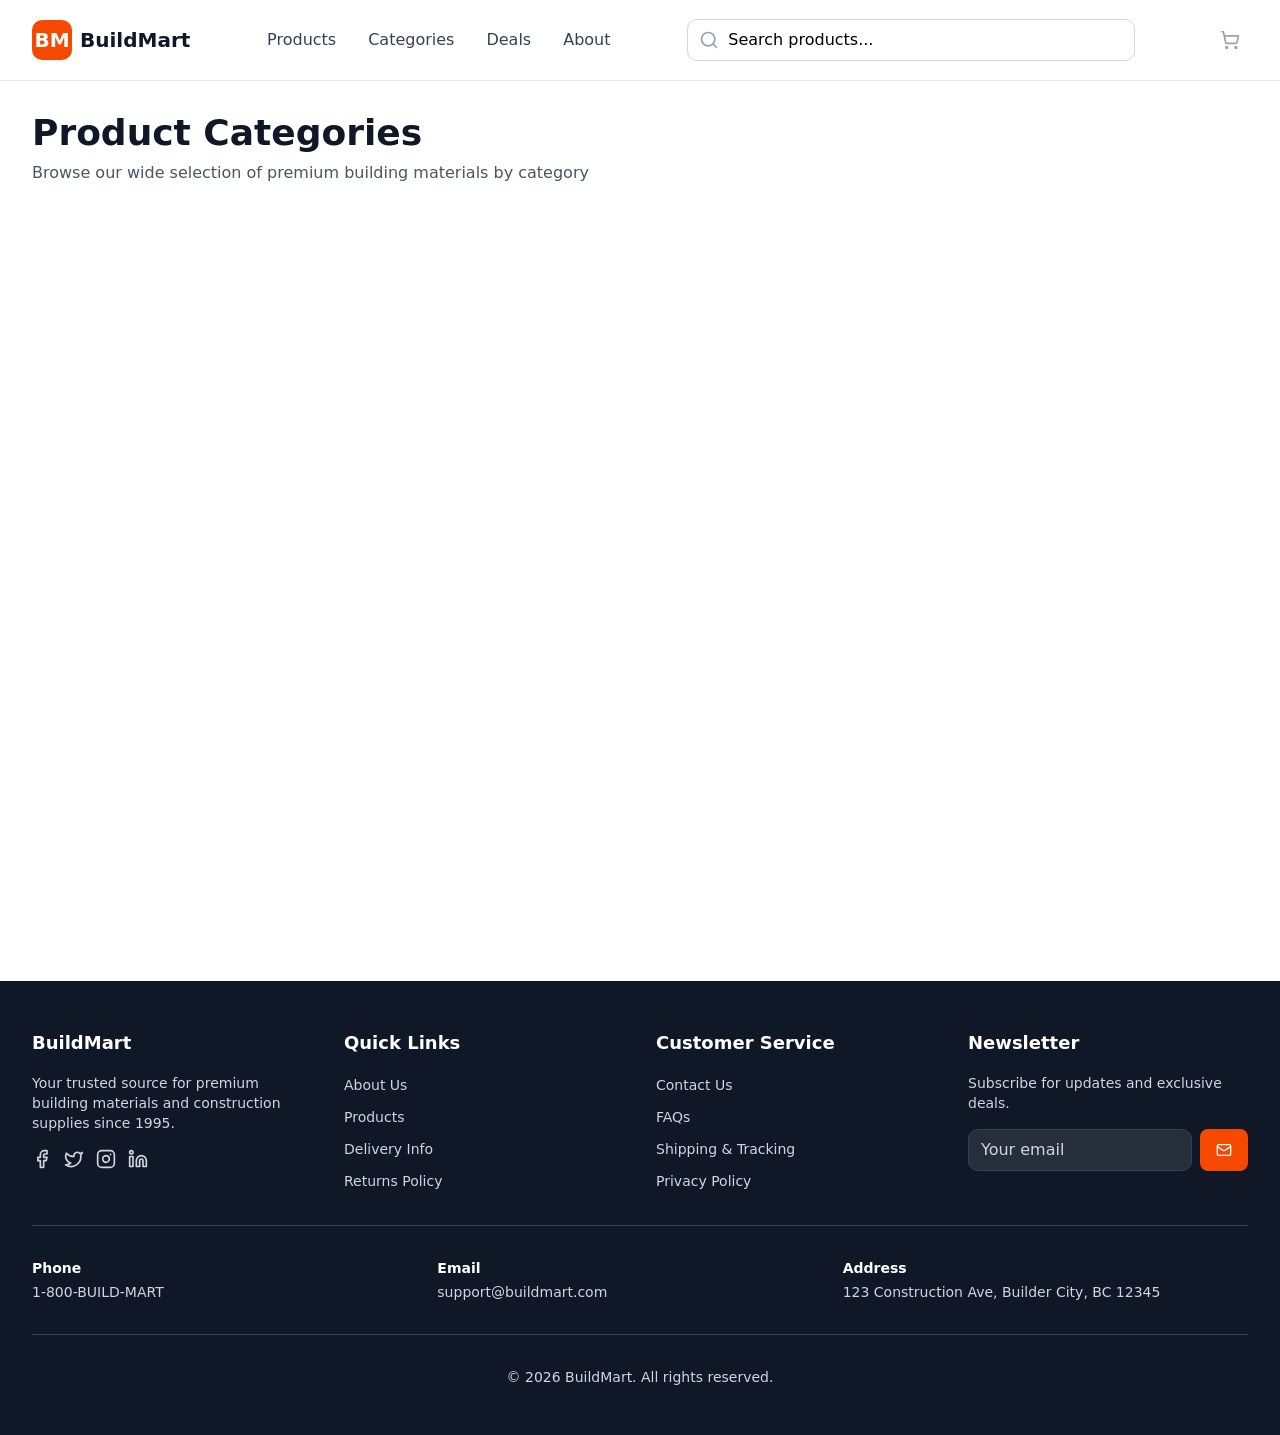
<file: pages/categories.html>
<!DOCTYPE html>
<html lang="en">
<head>
    <meta charset="UTF-8">
    <meta name="viewport" content="width=device-width, initial-scale=1.0">
    <title>E-commerce Website Design</title>
    <link rel="stylesheet" href="../style.css">
</head>
<body>
<div class="min-h-screen flex flex-col">
    <header class="sticky top-0 z-100  border-b border-[#E5E7EB] bg-white">
        <div class="max-w-7xl mx-auto px-4 md:px-6 lg:px-8">
            <div class="flex items-center justify-between h-16 md:h-20 gap-4">
                <a class="flex items-center flex-shrink-0 gap-2" href="index.html">
                    <div class="flex items-center justify-center size-10 rounded-[10px] bg-[#F54900]">
                        <span class="text-white font-bold text-xl ">BM</span>
                    </div>
                    <span class="hidden lg:block text-xl font-bold text-[#101828]">BuildMart</span>
                </a>
                <nav class="hidden md:flex items-center gap-8 ">
                    <a class="text-[#364153] hover:text-[#F54900] transition-colors" href="index.html">Products</a>
                    <a class="text-[#364153] hover:text-[#F54900] transition-colors" href="categories.html">Categories</a>
                    <a class="text-[#364153] hover:text-[#F54900] transition-colors" href="deals.html">Deals</a>
                    <a class="text-[#364153] hover:text-[#F54900] transition-colors" href="about.html">About</a>
                </nav>
                <div class="hidden md:flex flex-1 items-center max-w-md">
                    <div class="relative w-full">
                        <svg xmlns="http://www.w3.org/2000/svg" width="24" height="24" viewBox="0 0 24 24" fill="none" stroke="currentColor" stroke-width="2" stroke-linecap="round" stroke-linejoin="round" class="size-5 text-[#99A1AF] absolute left-3 top-1/2 -translate-y-1/2">
                            <path d="m21 21-4.34-4.34"/><circle cx="11" cy="11" r="8"/>
                        </svg>
                        <input type="text" placeholder="Search products..." class="w-full pl-10 py-2 pr-4 border border-[#D1D5DC] rounded-[10px] focus:outline-none  focus:ring-2 focus:ring-[#F54900] focus:border-transparent">
                    </div>
                </div>
                <div class="flex items-center flex-shrink-0 gap-3">
                    <button class="p-2 text-[#99A1AF] hover:text-[#F54900] transition-colors md:hidden">
                        <svg xmlns="http://www.w3.org/2000/svg" width="24" height="24" viewBox="0 0 24 24" fill="none" stroke="currentColor" stroke-width="2" stroke-linecap="round" stroke-linejoin="round" class="size-5 ">
                            <path d="m21 21-4.34-4.34"/><circle cx="11" cy="11" r="8"/>
                        </svg>
                    </button>
                    <a class="relative p-2 text-[#99A1AF] hover:text-[#F54900] transition-colors" href="cart.html">
                        <svg xmlns="http://www.w3.org/2000/svg" width="24" height="24" viewBox="0 0 24 24" fill="none" stroke="currentColor" stroke-width="2" stroke-linecap="round" stroke-linejoin="round" class="size-5 "><circle cx="8" cy="21" r="1"/><circle cx="19" cy="21" r="1"/>
                            <path d="M2.05 2.05h2l2.66 12.42a2 2 0 0 0 2 1.58h9.78a2 2 0 0 0 1.95-1.57l1.65-7.43H5.12"/>
                        </svg>
                        <span id="cart-quantity-text" style="display: none" class="absolute flex items-center justify-center -top-1 -right-1 bg-[#F54900] text-white text-xs size-5 rounded-full">
                    0
                    </span>
                    </a>
                    <button class="p-2 text-[#99A1AF] hover:text-[#F54900] transition-colors md:hidden">
                        <svg xmlns="http://www.w3.org/2000/svg" width="24" height="24" viewBox="0 0 24 24" fill="none" stroke="currentColor" stroke-width="2" stroke-linecap="round" stroke-linejoin="round" class="size-5 "><path d="M4 5h16"/>
                            <path d="M4 12h16"/><path d="M4 19h16"/>
                        </svg>
                    </button>
                </div>
            </div>
        </div>
    </header>
    <main class="flex-1 bg-white text-[#4A5565]">
        <div class="min-h-screen max-w-7xl mx-auto px-4 md:px-6 lg:px-8 py-8">
            <div class="flex flex-col  gap-2 mb-8">
                <h1 class="text-4xl font-bold text-[#101828]">
                    Product Categories
                </h1>
                <p>
                    Browse our wide selection of premium building materials by category
                </p>
            </div>
            <div id="categories-grid" class="grid grid-cols-1 md:grid-cols-2 lg:grid-cols-3 gap-6">

            </div>
        </div>
    </main>
    <footer class="bg-[#101828] text-[#D1D5DC] mt-auto w-full">
        <div class="flex flex-col max-w-7xl mx-auto  px-6 lg:px-8 py-12 gap-8">
            <div class="grid grid-cols-1 md:grid-cols-2 lg:grid-cols-4 gap-8 ">
                <div class="flex flex-col gap-4">
                    <h3 class="text-white font-bold text-lg">BuildMart</h3>
                    <p class="text-sm">Your trusted source for premium building materials and construction supplies since 1995.</p>
                    <div class="flex gap-3">
                        <a class="hover:text-[#F54900] transition" href="#">
                            <svg xmlns="http://www.w3.org/2000/svg" width="24" height="24" viewBox="0 0 24 24" fill="none" stroke="currentColor" stroke-width="2" stroke-linecap="round" stroke-linejoin="round" class="size-5">
                                <path d="M18 2h-3a5 5 0 0 0-5 5v3H7v4h3v8h4v-8h3l1-4h-4V7a1 1 0 0 1 1-1h3z"/>
                            </svg>
                        </a>
                        <a class="hover:text-[#F54900] transition" href="#">
                            <svg xmlns="http://www.w3.org/2000/svg" width="24" height="24" viewBox="0 0 24 24" fill="none" stroke="currentColor" stroke-width="2" stroke-linecap="round" stroke-linejoin="round" class="size-5">
                                <path d="M22 4s-.7 2.1-2 3.4c1.6 10-9.4 17.3-18 11.6 2.2.1 4.4-.6 6-2C3 15.5.5 9.6 3 5c2.2 2.6 5.6 4.1 9 4-.9-4.2 4-6.6 7-3.8 1.1 0 3-1.2 3-1.2z"/>
                            </svg>
                        </a>
                        <a class="hover:text-[#F54900] transition" href="#">
                            <svg xmlns="http://www.w3.org/2000/svg" width="24" height="24" viewBox="0 0 24 24" fill="none" stroke="currentColor" stroke-width="2" stroke-linecap="round" stroke-linejoin="round" class="size-5"><rect width="20" height="20" x="2" y="2" rx="5" ry="5"/>
                                <path d="M16 11.37A4 4 0 1 1 12.63 8 4 4 0 0 1 16 11.37z"/><line x1="17.5" x2="17.51" y1="6.5" y2="6.5"/>
                            </svg>
                        </a>
                        <a class="hover:text-[#F54900] transition" href="#">
                            <svg xmlns="http://www.w3.org/2000/svg" width="24" height="24" viewBox="0 0 24 24" fill="none" stroke="currentColor" stroke-width="2" stroke-linecap="round" stroke-linejoin="round" class="size-5">
                                <path d="M16 8a6 6 0 0 1 6 6v7h-4v-7a2 2 0 0 0-2-2 2 2 0 0 0-2 2v7h-4v-7a6 6 0 0 1 6-6z"/><rect width="4" height="12" x="2" y="9"/><circle cx="4" cy="4" r="2"/>
                            </svg>
                        </a>
                    </div>
                </div>
                <div class="flex flex-col gap-4">
                    <h3 class="text-white font-bold text-lg">Quick Links</h3>
                    <ul class="space-y-2">
                        <li>
                            <a href="#" class="hover:text-[#F54900] transition text-sm">About Us</a>
                        </li>
                        <li>
                            <a href="#" class="hover:text-[#F54900] transition text-sm">Products</a>
                        </li>
                        <li>
                            <a href="#" class="hover:text-[#F54900] transition text-sm">Delivery Info</a>
                        </li>
                        <li>
                            <a href="#" class="hover:text-[#F54900] transition text-sm">Returns Policy</a>
                        </li>
                    </ul>
                </div>
                <div class="flex flex-col gap-4">
                    <h3 class="text-white font-bold text-lg">Customer Service</h3>
                    <ul class="space-y-2">
                        <li>
                            <a href="#" class="hover:text-[#F54900] transition text-sm">Contact Us</a>
                        </li>
                        <li>
                            <a href="#" class="hover:text-[#F54900] transition text-sm">FAQs</a>
                        </li>
                        <li>
                            <a href="#" class="hover:text-[#F54900] transition text-sm">Shipping & Tracking</a>
                        </li>
                        <li>
                            <a href="#" class="hover:text-[#F54900] transition text-sm">Privacy Policy</a>
                        </li>
                    </ul>
                </div>
                <div class="flex flex-col gap-4">
                    <h3 class="text-white font-bold text-lg">Newsletter</h3>
                    <p class="text-sm">Subscribe for updates and exclusive deals.</p>
                    <div class="flex gap-2">
                        <input type="email" placeholder="Your email" class="flex-1 min-w-0 px-3 py-2 bg-[#262e3b] border border-[#364153] rounded-[10px] focus:outline-none  focus:ring-2 focus:ring-[#F54900] focus:border-transparent">
                        <button class="px-4 py-2 bg-[#F54900] hover:bg-[#b53600] text-white rounded-lg transition">
                            <svg xmlns="http://www.w3.org/2000/svg" width="24" height="24" viewBox="0 0 24 24" fill="none" stroke="currentColor" stroke-width="2" stroke-linecap="round" stroke-linejoin="round" class="size-4">
                                <path d="m22 7-8.991 5.727a2 2 0 0 1-2.009 0L2 7"/><rect x="2" y="4" width="20" height="16" rx="2"/>
                            </svg>
                        </button>
                    </div>
                </div>
            </div>
            <div class="pt-8 border-t border-[#364153]">
                <div class="grid grid-cols-1 md:grid-cols-3">
                    <div class="flex flex-col gap-1">
                        <p class="text-white font-semibold text-sm">Phone</p>
                        <p class="text-sm">1-800-BUILD-MART</p>
                    </div>
                    <div class="flex flex-col gap-1">
                        <p class="text-white font-semibold text-sm">Email</p>
                        <p class="text-sm">support@buildmart.com</p>
                    </div>
                    <div class="flex flex-col gap-1">
                        <p class="text-white font-semibold text-sm">Address</p>
                        <p class="text-sm">123 Construction Ave, Builder City, BC 12345</p>
                    </div>
                </div>
            </div>
            <div class="border-t border-[#364153] pt-8 text-sm text-center">
                <p>© 2026 BuildMart. All rights reserved.</p>
            </div>
        </div>
    </footer>
</div>
<script type="module" src="../scripts/categoriesPage.js"></script>
</body>
</html>
</file>
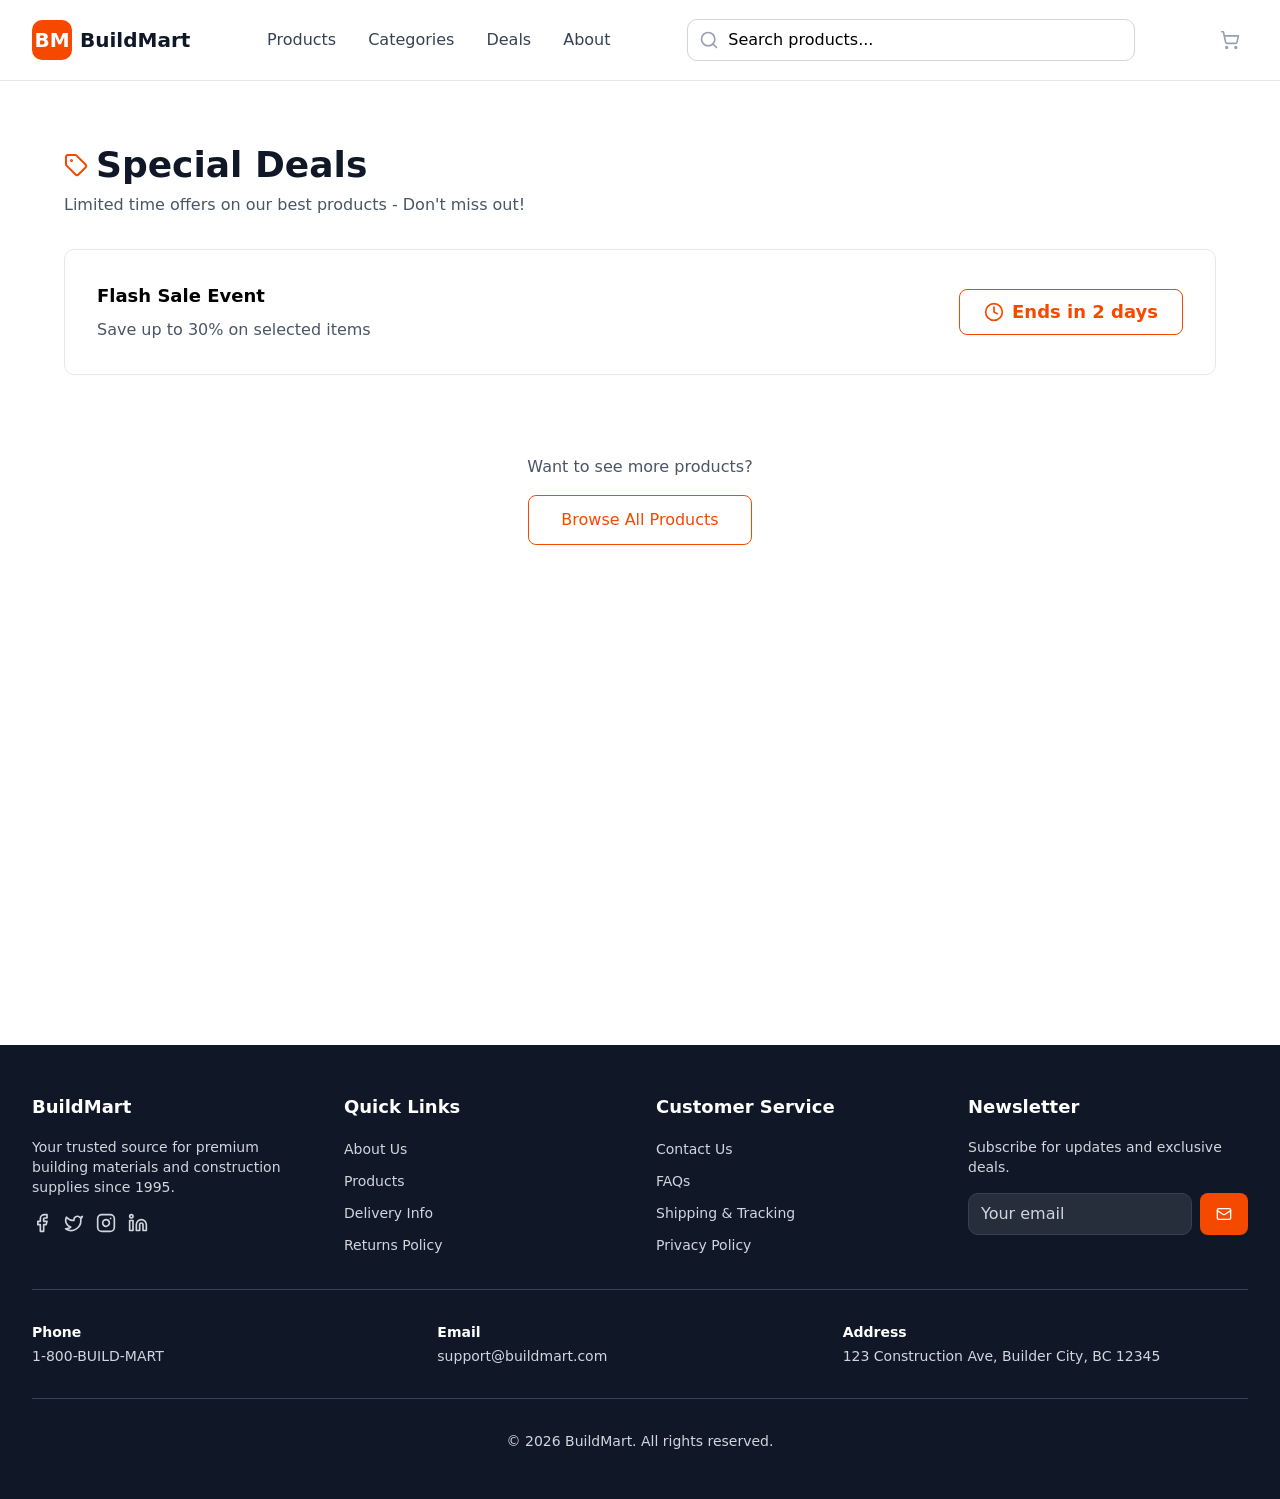
<file: pages/deals.html>
<!DOCTYPE html>
<html lang="en">
<head>
    <meta charset="UTF-8">
    <meta name="viewport" content="width=device-width, initial-scale=1.0">
    <title>E-commerce Website Design</title>
    <link rel="stylesheet" href="../style.css">
    <link rel="stylesheet" href="../styles_test/index.css">
</head>
<body>
<div class="min-h-screen flex flex-col">
    <header class="sticky top-0 z-100  border-b border-[#E5E7EB] bg-white">
        <div class="max-w-7xl mx-auto px-4 md:px-6 lg:px-8">
            <div class="flex items-center justify-between h-16 md:h-20 gap-4">
                <a class="flex items-center flex-shrink-0 gap-2" href="index.html">
                    <div class="flex items-center justify-center size-10 rounded-[10px] bg-[#F54900]">
                        <span class="text-white font-bold text-xl ">BM</span>
                    </div>
                    <span class="hidden lg:block text-xl font-bold text-[#101828]">BuildMart</span>
                </a>
                <nav class="hidden md:flex items-center gap-8 ">
                    <a class="text-[#364153] hover:text-[#F54900] transition-colors" href="index.html">Products</a>
                    <a class="text-[#364153] hover:text-[#F54900] transition-colors" href="categories.html">Categories</a>
                    <a class="text-[#364153] hover:text-[#F54900] transition-colors" href="deals.html">Deals</a>
                    <a class="text-[#364153] hover:text-[#F54900] transition-colors" href="about.html">About</a>
                </nav>
                <div class="hidden md:flex flex-1 items-center max-w-md">
                    <div class="relative w-full">
                        <svg xmlns="http://www.w3.org/2000/svg" width="24" height="24" viewBox="0 0 24 24" fill="none" stroke="currentColor" stroke-width="2" stroke-linecap="round" stroke-linejoin="round" class="size-5 text-[#99A1AF] absolute left-3 top-1/2 -translate-y-1/2">
                            <path d="m21 21-4.34-4.34"/><circle cx="11" cy="11" r="8"/>
                        </svg>
                        <input type="text" placeholder="Search products..." class="w-full pl-10 py-2 pr-4 border border-[#D1D5DC] rounded-[10px] focus:outline-none  focus:ring-2 focus:ring-[#F54900] focus:border-transparent">
                    </div>
                </div>
                <div class="flex items-center flex-shrink-0 gap-3">
                    <button class="p-2 text-[#99A1AF] hover:text-[#F54900] transition-colors md:hidden">
                        <svg xmlns="http://www.w3.org/2000/svg" width="24" height="24" viewBox="0 0 24 24" fill="none" stroke="currentColor" stroke-width="2" stroke-linecap="round" stroke-linejoin="round" class="size-5 ">
                            <path d="m21 21-4.34-4.34"/><circle cx="11" cy="11" r="8"/>
                        </svg>
                    </button>
                    <a class="relative p-2 text-[#99A1AF] hover:text-[#F54900] transition-colors" href="cart.html">
                        <svg xmlns="http://www.w3.org/2000/svg" width="24" height="24" viewBox="0 0 24 24" fill="none" stroke="currentColor" stroke-width="2" stroke-linecap="round" stroke-linejoin="round" class="size-5 "><circle cx="8" cy="21" r="1"/><circle cx="19" cy="21" r="1"/>
                            <path d="M2.05 2.05h2l2.66 12.42a2 2 0 0 0 2 1.58h9.78a2 2 0 0 0 1.95-1.57l1.65-7.43H5.12"/>
                        </svg>
                        <span id="cart-quantity-text" style="display: none" class="absolute flex items-center justify-center -top-1 -right-1 bg-[#F54900] text-white text-xs size-5 rounded-full">
                    0
                    </span>
                    </a>
                    <button class="p-2 text-[#99A1AF] hover:text-[#F54900] transition-colors md:hidden">
                        <svg xmlns="http://www.w3.org/2000/svg" width="24" height="24" viewBox="0 0 24 24" fill="none" stroke="currentColor" stroke-width="2" stroke-linecap="round" stroke-linejoin="round" class="size-5 "><path d="M4 5h16"/>
                            <path d="M4 12h16"/><path d="M4 19h16"/>
                        </svg>
                    </button>
                </div>
            </div>
        </div>
    </header>
    <main class="flex-1 bg-white text-[#4A5565]">
        <div class="min-h-screen max-w-7xl mx-auto px-4 md:px-6 lg:px-8 py-8">
            <div class="min-h-screen max-w-7xl mx-auto px-4 md:px-6 lg:px-8 py-8">
            <div id="notification-container" class="notification-container"></div>
            <div class="flex flex-col  gap-2 mb-8">
                <div class="flex items-center gap-2">
                    <svg xmlns="http://www.w3.org/2000/svg" width="24" height="24" viewBox="0 0 24 24" fill="none" stroke="currentColor" stroke-width="2" stroke-linecap="round" stroke-linejoin="round" class="size-6 text-[#F54900]">
                        <path d="M12.586 2.586A2 2 0 0 0 11.172 2H4a2 2 0 0 0-2 2v7.172a2 2 0 0 0 .586 1.414l8.704 8.704a2.426 2.426 0 0 0 3.42 0l6.58-6.58a2.426 2.426 0 0 0 0-3.42z"/><circle cx="7.5" cy="7.5" r=".5" fill="currentColor"/>
                    </svg>
                    <h1 class="text-4xl font-bold text-[#101828]">
                    Special Deals
                    </h1>
                </div>
                <p>
                    Limited time offers on our best products - Don't miss out!
                </p>
            </div>
            <div class="bg-white p-8 border border-[#E5E7EB] rounded-[10px] mb-8">
                <div class="flex flex-col md:flex-row items-center justify-between gap-8">
                    <div class="flex flex-1 flex-col gap-2">
                        <h3 class="text-black font-semibold text-lg">Flash Sale Event</h3>
                        <p>Save up to 30% on selected items</p>
                    </div>
                    <div class="flex items-center gap-2 px-6 py-2 text-sm font-medium text-[#F54900] bg-white border border-[#F54900] rounded-lg">
                        <svg xmlns="http://www.w3.org/2000/svg" width="24" height="24" viewBox="0 0 24 24" fill="none" stroke="currentColor" stroke-width="2" stroke-linecap="round" stroke-linejoin="round" class="size-5"><circle cx="12" cy="12" r="10"/>
                            <path d="M12 6v6l4 2"/>
                        </svg>
                        <span class="font-semibold text-lg">Ends in 2 days</span>
                    </div>
                </div>
            </div>
            <div id="deals-grid" class="grid grid-cols-1 md:grid-cols-2 lg:grid-cols-4 gap-6 mb-12">

            </div>
            <div class="flex flex-col items-center gap-4">
                <p>Want to see more products?</p>
                <a class="px-8 py-3 font-medium text-[#F54900] bg-white border border-[#F54900] hover:text-[#b53600] hover:border-[#b53600] rounded-lg transition" href="index.html">
                    Browse All Products
                </a>
            </div>
        </div>
    </main>
    <footer class="bg-[#101828] text-[#D1D5DC] mt-auto w-full">
        <div class="flex flex-col max-w-7xl mx-auto  px-6 lg:px-8 py-12 gap-8">
            <div class="grid grid-cols-1 md:grid-cols-2 lg:grid-cols-4 gap-8 ">
                <div class="flex flex-col gap-4">
                    <h3 class="text-white font-bold text-lg">BuildMart</h3>
                    <p class="text-sm">Your trusted source for premium building materials and construction supplies since 1995.</p>
                    <div class="flex gap-3">
                        <a class="hover:text-[#F54900] transition" href="#">
                            <svg xmlns="http://www.w3.org/2000/svg" width="24" height="24" viewBox="0 0 24 24" fill="none" stroke="currentColor" stroke-width="2" stroke-linecap="round" stroke-linejoin="round" class="size-5">
                                <path d="M18 2h-3a5 5 0 0 0-5 5v3H7v4h3v8h4v-8h3l1-4h-4V7a1 1 0 0 1 1-1h3z"/>
                            </svg>
                        </a>
                        <a class="hover:text-[#F54900] transition" href="#">
                            <svg xmlns="http://www.w3.org/2000/svg" width="24" height="24" viewBox="0 0 24 24" fill="none" stroke="currentColor" stroke-width="2" stroke-linecap="round" stroke-linejoin="round" class="size-5">
                                <path d="M22 4s-.7 2.1-2 3.4c1.6 10-9.4 17.3-18 11.6 2.2.1 4.4-.6 6-2C3 15.5.5 9.6 3 5c2.2 2.6 5.6 4.1 9 4-.9-4.2 4-6.6 7-3.8 1.1 0 3-1.2 3-1.2z"/>
                            </svg>
                        </a>
                        <a class="hover:text-[#F54900] transition" href="#">
                            <svg xmlns="http://www.w3.org/2000/svg" width="24" height="24" viewBox="0 0 24 24" fill="none" stroke="currentColor" stroke-width="2" stroke-linecap="round" stroke-linejoin="round" class="size-5"><rect width="20" height="20" x="2" y="2" rx="5" ry="5"/>
                                <path d="M16 11.37A4 4 0 1 1 12.63 8 4 4 0 0 1 16 11.37z"/><line x1="17.5" x2="17.51" y1="6.5" y2="6.5"/>
                            </svg>
                        </a>
                        <a class="hover:text-[#F54900] transition" href="#">
                            <svg xmlns="http://www.w3.org/2000/svg" width="24" height="24" viewBox="0 0 24 24" fill="none" stroke="currentColor" stroke-width="2" stroke-linecap="round" stroke-linejoin="round" class="size-5">
                                <path d="M16 8a6 6 0 0 1 6 6v7h-4v-7a2 2 0 0 0-2-2 2 2 0 0 0-2 2v7h-4v-7a6 6 0 0 1 6-6z"/><rect width="4" height="12" x="2" y="9"/><circle cx="4" cy="4" r="2"/>
                            </svg>
                        </a>
                    </div>
                </div>
                <div class="flex flex-col gap-4">
                    <h3 class="text-white font-bold text-lg">Quick Links</h3>
                    <ul class="space-y-2">
                        <li>
                            <a href="#" class="hover:text-[#F54900] transition text-sm">About Us</a>
                        </li>
                        <li>
                            <a href="#" class="hover:text-[#F54900] transition text-sm">Products</a>
                        </li>
                        <li>
                            <a href="#" class="hover:text-[#F54900] transition text-sm">Delivery Info</a>
                        </li>
                        <li>
                            <a href="#" class="hover:text-[#F54900] transition text-sm">Returns Policy</a>
                        </li>
                    </ul>
                </div>
                <div class="flex flex-col gap-4">
                    <h3 class="text-white font-bold text-lg">Customer Service</h3>
                    <ul class="space-y-2">
                        <li>
                            <a href="#" class="hover:text-[#F54900] transition text-sm">Contact Us</a>
                        </li>
                        <li>
                            <a href="#" class="hover:text-[#F54900] transition text-sm">FAQs</a>
                        </li>
                        <li>
                            <a href="#" class="hover:text-[#F54900] transition text-sm">Shipping & Tracking</a>
                        </li>
                        <li>
                            <a href="#" class="hover:text-[#F54900] transition text-sm">Privacy Policy</a>
                        </li>
                    </ul>
                </div>
                <div class="flex flex-col gap-4">
                    <h3 class="text-white font-bold text-lg">Newsletter</h3>
                    <p class="text-sm">Subscribe for updates and exclusive deals.</p>
                    <div class="flex gap-2">
                        <input type="email" placeholder="Your email" class="flex-1 min-w-0 px-3 py-2 bg-[#262e3b] border border-[#364153] rounded-[10px] focus:outline-none  focus:ring-2 focus:ring-[#F54900] focus:border-transparent">
                        <button class="px-4 py-2 bg-[#F54900] hover:bg-[#b53600] text-white rounded-lg transition">
                            <svg xmlns="http://www.w3.org/2000/svg" width="24" height="24" viewBox="0 0 24 24" fill="none" stroke="currentColor" stroke-width="2" stroke-linecap="round" stroke-linejoin="round" class="size-4">
                                <path d="m22 7-8.991 5.727a2 2 0 0 1-2.009 0L2 7"/><rect x="2" y="4" width="20" height="16" rx="2"/>
                            </svg>
                        </button>
                    </div>
                </div>
            </div>
            <div class="pt-8 border-t border-[#364153]">
                <div class="grid grid-cols-1 md:grid-cols-3">
                    <div class="flex flex-col gap-1">
                        <p class="text-white font-semibold text-sm">Phone</p>
                        <p class="text-sm">1-800-BUILD-MART</p>
                    </div>
                    <div class="flex flex-col gap-1">
                        <p class="text-white font-semibold text-sm">Email</p>
                        <p class="text-sm">support@buildmart.com</p>
                    </div>
                    <div class="flex flex-col gap-1">
                        <p class="text-white font-semibold text-sm">Address</p>
                        <p class="text-sm">123 Construction Ave, Builder City, BC 12345</p>
                    </div>
                </div>
            </div>
            <div class="border-t border-[#364153] pt-8 text-sm text-center">
                <p>© 2026 BuildMart. All rights reserved.</p>
            </div>
        </div>
    </footer>
</div>
<script type="module" src="../scripts/dealsPage.js"></script>
</body>
</html>
</file>
<file: styles_test/index.css>
.slider-wrapper {
    position: relative;
    width: 100%;
    height: 20px;
}

.slider-track {
    position: absolute;
    width: 100%;
    height: 16px;
    background-color: #f3f4f6;
    border-radius: 9999px;
}

.slider-range {
    position: absolute;
    height: 16px;
    background-color: #000000;
    border-radius: 9999px;
}

.slider-thumb {
    position: absolute;
    width: 100%;
    -webkit-appearance: none;
    pointer-events: none;
}

.slider-thumb::-webkit-slider-thumb {
    -webkit-appearance: none;
    width: 16px;
    height: 16px;
    background: white;
    border: 1px solid #000000;
    border-radius: 50%;
    pointer-events: auto;
    cursor: pointer;
}

#clear_filters_button{
    cursor: pointer;
}

#filters_button{
    cursor: pointer;
}

#clear_filters_button_no_data{
    cursor: pointer;
}

.pagination-container{
    display: flex;
    justify-content: center;
    align-items: center;
    gap: 1rem;
    margin-bottom: 2rem;
}

#prev-page{
    padding: 0.5rem 1rem;
    color: white;
    border-radius: 0.5rem;
    border: none;
    cursor: pointer;
}

#prev-page:disabled {
    opacity: 0.5;
    cursor: not-allowed;
}

#next-page{
    padding: 0.5rem 1rem;
    color: white;
    border-radius: 0.5rem;
    border: none;
    cursor: pointer;
}

#next-page:disabled {
    opacity: 0.5;
    cursor: not-allowed;
}

#page-info{
    color: #101828;
    font-weight: 600;
}

.add-to-cart-button{
    cursor: pointer;
}

.change-quantity-button{
    cursor: pointer;
}

#checkout-button{
    cursor: pointer;
}

.delete-product-button{
    cursor: pointer;
}

.notification-container {
    position: fixed;
    top: 24px;
    right: 24px;
    z-index: 9999;
    display: flex;
    flex-direction: column;
    gap: 12px;
}

.my-notification {
    display: flex;
    align-items: center;
    gap: 12px;
    min-width: 320px;
    padding: 16px;
    background: #ffffff;
    border: 1px solid #e2e8f0;
    border-radius: 12px;
    box-shadow: 0 10px 15px -3px rgba(0, 0, 0, 0.1);
    animation: slideIn 0.3s ease-out forwards;
}

@keyframes slideIn {
    from { transform: translateX(100%); opacity: 0; }
    to { transform: translateX(0); opacity: 1; }
}

.notification-fade-out {
    animation: fadeOut 0.3s ease-in forwards;
}

@keyframes fadeOut {
    to { opacity: 0; transform: scale(0.95); }
}
</file>
<file: style.css>
/*! tailwindcss v4.2.1 | MIT License | https://tailwindcss.com */
@layer properties;
@layer theme, base, components, utilities;
@layer theme {
  :root, :host {
    --font-sans: ui-sans-serif, system-ui, sans-serif, "Apple Color Emoji",
      "Segoe UI Emoji", "Segoe UI Symbol", "Noto Color Emoji";
    --font-mono: ui-monospace, SFMono-Regular, Menlo, Monaco, Consolas, "Liberation Mono",
      "Courier New", monospace;
    --color-red-600: oklch(57.7% 0.245 27.325);
    --color-red-700: oklch(50.5% 0.213 27.518);
    --color-red-800: oklch(44.4% 0.177 26.899);
    --color-orange-200: oklch(90.1% 0.076 70.697);
    --color-orange-500: oklch(70.5% 0.213 47.604);
    --color-orange-600: oklch(64.6% 0.222 41.116);
    --color-orange-700: oklch(55.3% 0.195 38.402);
    --color-green-600: oklch(62.7% 0.194 149.214);
    --color-green-700: oklch(52.7% 0.154 150.069);
    --color-gray-50: oklch(98.5% 0.002 247.839);
    --color-gray-100: oklch(96.7% 0.003 264.542);
    --color-gray-200: oklch(92.8% 0.006 264.531);
    --color-gray-300: oklch(87.2% 0.01 258.338);
    --color-gray-600: oklch(44.6% 0.03 256.802);
    --color-gray-700: oklch(37.3% 0.034 259.733);
    --color-gray-900: oklch(21% 0.034 264.665);
    --color-black: #000;
    --color-white: #fff;
    --spacing: 0.25rem;
    --container-md: 28rem;
    --container-3xl: 48rem;
    --container-7xl: 80rem;
    --text-xs: 0.75rem;
    --text-xs--line-height: calc(1 / 0.75);
    --text-sm: 0.875rem;
    --text-sm--line-height: calc(1.25 / 0.875);
    --text-base: 1rem;
    --text-base--line-height: calc(1.5 / 1);
    --text-lg: 1.125rem;
    --text-lg--line-height: calc(1.75 / 1.125);
    --text-xl: 1.25rem;
    --text-xl--line-height: calc(1.75 / 1.25);
    --text-2xl: 1.5rem;
    --text-2xl--line-height: calc(2 / 1.5);
    --text-3xl: 1.875rem;
    --text-3xl--line-height: calc(2.25 / 1.875);
    --text-4xl: 2.25rem;
    --text-4xl--line-height: calc(2.5 / 2.25);
    --font-weight-medium: 500;
    --font-weight-semibold: 600;
    --font-weight-bold: 700;
    --tracking-wide: 0.025em;
    --leading-relaxed: 1.625;
    --radius-lg: 0.5rem;
    --radius-xl: 0.75rem;
    --aspect-video: 16 / 9;
    --default-transition-duration: 150ms;
    --default-transition-timing-function: cubic-bezier(0.4, 0, 0.2, 1);
    --default-font-family: var(--font-sans);
    --default-mono-font-family: var(--font-mono);
  }
}
@layer base {
  *, ::after, ::before, ::backdrop, ::file-selector-button {
    box-sizing: border-box;
    margin: 0;
    padding: 0;
    border: 0 solid;
  }
  html, :host {
    line-height: 1.5;
    -webkit-text-size-adjust: 100%;
    tab-size: 4;
    font-family: var(--default-font-family, ui-sans-serif, system-ui, sans-serif, "Apple Color Emoji", "Segoe UI Emoji", "Segoe UI Symbol", "Noto Color Emoji");
    font-feature-settings: var(--default-font-feature-settings, normal);
    font-variation-settings: var(--default-font-variation-settings, normal);
    -webkit-tap-highlight-color: transparent;
  }
  hr {
    height: 0;
    color: inherit;
    border-top-width: 1px;
  }
  abbr:where([title]) {
    -webkit-text-decoration: underline dotted;
    text-decoration: underline dotted;
  }
  h1, h2, h3, h4, h5, h6 {
    font-size: inherit;
    font-weight: inherit;
  }
  a {
    color: inherit;
    -webkit-text-decoration: inherit;
    text-decoration: inherit;
  }
  b, strong {
    font-weight: bolder;
  }
  code, kbd, samp, pre {
    font-family: var(--default-mono-font-family, ui-monospace, SFMono-Regular, Menlo, Monaco, Consolas, "Liberation Mono", "Courier New", monospace);
    font-feature-settings: var(--default-mono-font-feature-settings, normal);
    font-variation-settings: var(--default-mono-font-variation-settings, normal);
    font-size: 1em;
  }
  small {
    font-size: 80%;
  }
  sub, sup {
    font-size: 75%;
    line-height: 0;
    position: relative;
    vertical-align: baseline;
  }
  sub {
    bottom: -0.25em;
  }
  sup {
    top: -0.5em;
  }
  table {
    text-indent: 0;
    border-color: inherit;
    border-collapse: collapse;
  }
  :-moz-focusring {
    outline: auto;
  }
  progress {
    vertical-align: baseline;
  }
  summary {
    display: list-item;
  }
  ol, ul, menu {
    list-style: none;
  }
  img, svg, video, canvas, audio, iframe, embed, object {
    display: block;
    vertical-align: middle;
  }
  img, video {
    max-width: 100%;
    height: auto;
  }
  button, input, select, optgroup, textarea, ::file-selector-button {
    font: inherit;
    font-feature-settings: inherit;
    font-variation-settings: inherit;
    letter-spacing: inherit;
    color: inherit;
    border-radius: 0;
    background-color: transparent;
    opacity: 1;
  }
  :where(select:is([multiple], [size])) optgroup {
    font-weight: bolder;
  }
  :where(select:is([multiple], [size])) optgroup option {
    padding-inline-start: 20px;
  }
  ::file-selector-button {
    margin-inline-end: 4px;
  }
  ::placeholder {
    opacity: 1;
  }
  @supports (not (-webkit-appearance: -apple-pay-button))  or (contain-intrinsic-size: 1px) {
    ::placeholder {
      color: currentcolor;
      @supports (color: color-mix(in lab, red, red)) {
        color: color-mix(in oklab, currentcolor 50%, transparent);
      }
    }
  }
  textarea {
    resize: vertical;
  }
  ::-webkit-search-decoration {
    -webkit-appearance: none;
  }
  ::-webkit-date-and-time-value {
    min-height: 1lh;
    text-align: inherit;
  }
  ::-webkit-datetime-edit {
    display: inline-flex;
  }
  ::-webkit-datetime-edit-fields-wrapper {
    padding: 0;
  }
  ::-webkit-datetime-edit, ::-webkit-datetime-edit-year-field, ::-webkit-datetime-edit-month-field, ::-webkit-datetime-edit-day-field, ::-webkit-datetime-edit-hour-field, ::-webkit-datetime-edit-minute-field, ::-webkit-datetime-edit-second-field, ::-webkit-datetime-edit-millisecond-field, ::-webkit-datetime-edit-meridiem-field {
    padding-block: 0;
  }
  ::-webkit-calendar-picker-indicator {
    line-height: 1;
  }
  :-moz-ui-invalid {
    box-shadow: none;
  }
  button, input:where([type="button"], [type="reset"], [type="submit"]), ::file-selector-button {
    appearance: button;
  }
  ::-webkit-inner-spin-button, ::-webkit-outer-spin-button {
    height: auto;
  }
  [hidden]:where(:not([hidden="until-found"])) {
    display: none !important;
  }
}
@layer utilities {
  .absolute {
    position: absolute;
  }
  .relative {
    position: relative;
  }
  .sticky {
    position: sticky;
  }
  .inset-0 {
    inset: calc(var(--spacing) * 0);
  }
  .-top-1 {
    top: calc(var(--spacing) * -1);
  }
  .-top-2 {
    top: calc(var(--spacing) * -2);
  }
  .top-0 {
    top: calc(var(--spacing) * 0);
  }
  .top-1\/2 {
    top: calc(1 / 2 * 100%);
  }
  .top-24 {
    top: calc(var(--spacing) * 24);
  }
  .-right-1 {
    right: calc(var(--spacing) * -1);
  }
  .-right-2 {
    right: calc(var(--spacing) * -2);
  }
  .right-4 {
    right: calc(var(--spacing) * 4);
  }
  .left-3 {
    left: calc(var(--spacing) * 3);
  }
  .left-4 {
    left: calc(var(--spacing) * 4);
  }
  .z-50 {
    z-index: 50;
  }
  .z-100 {
    z-index: 100;
  }
  .col-span-2 {
    grid-column: span 2 / span 2;
  }
  .col-span-6 {
    grid-column: span 6 / span 6;
  }
  .container {
    width: 100%;
    @media (width >= 40rem) {
      max-width: 40rem;
    }
    @media (width >= 48rem) {
      max-width: 48rem;
    }
    @media (width >= 64rem) {
      max-width: 64rem;
    }
    @media (width >= 80rem) {
      max-width: 80rem;
    }
    @media (width >= 96rem) {
      max-width: 96rem;
    }
  }
  .mx-1 {
    margin-inline: calc(var(--spacing) * 1);
  }
  .mx-auto {
    margin-inline: auto;
  }
  .mt-0\.5 {
    margin-top: calc(var(--spacing) * 0.5);
  }
  .mt-1 {
    margin-top: calc(var(--spacing) * 1);
  }
  .mt-2 {
    margin-top: calc(var(--spacing) * 2);
  }
  .mt-4 {
    margin-top: calc(var(--spacing) * 4);
  }
  .mt-6 {
    margin-top: calc(var(--spacing) * 6);
  }
  .mt-8 {
    margin-top: calc(var(--spacing) * 8);
  }
  .mt-16 {
    margin-top: calc(var(--spacing) * 16);
  }
  .mt-auto {
    margin-top: auto;
  }
  .mb-1 {
    margin-bottom: calc(var(--spacing) * 1);
  }
  .mb-2 {
    margin-bottom: calc(var(--spacing) * 2);
  }
  .mb-3 {
    margin-bottom: calc(var(--spacing) * 3);
  }
  .mb-4 {
    margin-bottom: calc(var(--spacing) * 4);
  }
  .mb-6 {
    margin-bottom: calc(var(--spacing) * 6);
  }
  .mb-8 {
    margin-bottom: calc(var(--spacing) * 8);
  }
  .mb-12 {
    margin-bottom: calc(var(--spacing) * 12);
  }
  .ml-2 {
    margin-left: calc(var(--spacing) * 2);
  }
  .ml-4 {
    margin-left: calc(var(--spacing) * 4);
  }
  .block {
    display: block;
  }
  .flex {
    display: flex;
  }
  .grid {
    display: grid;
  }
  .hidden {
    display: none;
  }
  .inline-flex {
    display: inline-flex;
  }
  .aspect-square {
    aspect-ratio: 1 / 1;
  }
  .aspect-video {
    aspect-ratio: var(--aspect-video);
  }
  .size-3\.5 {
    width: calc(var(--spacing) * 3.5);
    height: calc(var(--spacing) * 3.5);
  }
  .size-4 {
    width: calc(var(--spacing) * 4);
    height: calc(var(--spacing) * 4);
  }
  .size-5 {
    width: calc(var(--spacing) * 5);
    height: calc(var(--spacing) * 5);
  }
  .size-6 {
    width: calc(var(--spacing) * 6);
    height: calc(var(--spacing) * 6);
  }
  .size-8 {
    width: calc(var(--spacing) * 8);
    height: calc(var(--spacing) * 8);
  }
  .size-10 {
    width: calc(var(--spacing) * 10);
    height: calc(var(--spacing) * 10);
  }
  .h-4 {
    height: calc(var(--spacing) * 4);
  }
  .h-5 {
    height: calc(var(--spacing) * 5);
  }
  .h-8 {
    height: calc(var(--spacing) * 8);
  }
  .h-10 {
    height: calc(var(--spacing) * 10);
  }
  .h-12 {
    height: calc(var(--spacing) * 12);
  }
  .h-16 {
    height: calc(var(--spacing) * 16);
  }
  .h-20 {
    height: calc(var(--spacing) * 20);
  }
  .h-full {
    height: 100%;
  }
  .min-h-screen {
    min-height: 100vh;
  }
  .w-4 {
    width: calc(var(--spacing) * 4);
  }
  .w-5 {
    width: calc(var(--spacing) * 5);
  }
  .w-8 {
    width: calc(var(--spacing) * 8);
  }
  .w-10 {
    width: calc(var(--spacing) * 10);
  }
  .w-12 {
    width: calc(var(--spacing) * 12);
  }
  .w-20 {
    width: calc(var(--spacing) * 20);
  }
  .w-full {
    width: 100%;
  }
  .max-w-3xl {
    max-width: var(--container-3xl);
  }
  .max-w-7xl {
    max-width: var(--container-7xl);
  }
  .max-w-md {
    max-width: var(--container-md);
  }
  .min-w-0 {
    min-width: calc(var(--spacing) * 0);
  }
  .flex-1 {
    flex: 1;
  }
  .flex-shrink-0 {
    flex-shrink: 0;
  }
  .-translate-y-1\/2 {
    --tw-translate-y: calc(calc(1 / 2 * 100%) * -1);
    translate: var(--tw-translate-x) var(--tw-translate-y);
  }
  .rotate-180 {
    rotate: 180deg;
  }
  .cursor-pointer {
    cursor: pointer;
  }
  .grid-cols-1 {
    grid-template-columns: repeat(1, minmax(0, 1fr));
  }
  .grid-cols-3 {
    grid-template-columns: repeat(3, minmax(0, 1fr));
  }
  .grid-cols-12 {
    grid-template-columns: repeat(12, minmax(0, 1fr));
  }
  .flex-col {
    flex-direction: column;
  }
  .flex-wrap {
    flex-wrap: wrap;
  }
  .items-baseline {
    align-items: baseline;
  }
  .items-center {
    align-items: center;
  }
  .items-end {
    align-items: flex-end;
  }
  .items-start {
    align-items: flex-start;
  }
  .justify-between {
    justify-content: space-between;
  }
  .justify-center {
    justify-content: center;
  }
  .justify-start {
    justify-content: flex-start;
  }
  .gap-0\.5 {
    gap: calc(var(--spacing) * 0.5);
  }
  .gap-1 {
    gap: calc(var(--spacing) * 1);
  }
  .gap-2 {
    gap: calc(var(--spacing) * 2);
  }
  .gap-3 {
    gap: calc(var(--spacing) * 3);
  }
  .gap-4 {
    gap: calc(var(--spacing) * 4);
  }
  .gap-6 {
    gap: calc(var(--spacing) * 6);
  }
  .gap-8 {
    gap: calc(var(--spacing) * 8);
  }
  .space-y-1 {
    :where(& > :not(:last-child)) {
      --tw-space-y-reverse: 0;
      margin-block-start: calc(calc(var(--spacing) * 1) * var(--tw-space-y-reverse));
      margin-block-end: calc(calc(var(--spacing) * 1) * calc(1 - var(--tw-space-y-reverse)));
    }
  }
  .space-y-2 {
    :where(& > :not(:last-child)) {
      --tw-space-y-reverse: 0;
      margin-block-start: calc(calc(var(--spacing) * 2) * var(--tw-space-y-reverse));
      margin-block-end: calc(calc(var(--spacing) * 2) * calc(1 - var(--tw-space-y-reverse)));
    }
  }
  .space-y-3 {
    :where(& > :not(:last-child)) {
      --tw-space-y-reverse: 0;
      margin-block-start: calc(calc(var(--spacing) * 3) * var(--tw-space-y-reverse));
      margin-block-end: calc(calc(var(--spacing) * 3) * calc(1 - var(--tw-space-y-reverse)));
    }
  }
  .space-y-4 {
    :where(& > :not(:last-child)) {
      --tw-space-y-reverse: 0;
      margin-block-start: calc(calc(var(--spacing) * 4) * var(--tw-space-y-reverse));
      margin-block-end: calc(calc(var(--spacing) * 4) * calc(1 - var(--tw-space-y-reverse)));
    }
  }
  .gap-x-8 {
    column-gap: calc(var(--spacing) * 8);
  }
  .gap-y-4 {
    row-gap: calc(var(--spacing) * 4);
  }
  .divide-y {
    :where(& > :not(:last-child)) {
      --tw-divide-y-reverse: 0;
      border-bottom-style: var(--tw-border-style);
      border-top-style: var(--tw-border-style);
      border-top-width: calc(1px * var(--tw-divide-y-reverse));
      border-bottom-width: calc(1px * calc(1 - var(--tw-divide-y-reverse)));
    }
  }
  .divide-\[\#E5E7EB\] {
    :where(& > :not(:last-child)) {
      border-color: #E5E7EB;
    }
  }
  .overflow-hidden {
    overflow: hidden;
  }
  .rounded-\[4px\] {
    border-radius: 4px;
  }
  .rounded-\[10px\] {
    border-radius: 10px;
  }
  .rounded-full {
    border-radius: calc(infinity * 1px);
  }
  .rounded-lg {
    border-radius: var(--radius-lg);
  }
  .rounded-xl {
    border-radius: var(--radius-xl);
  }
  .border {
    border-style: var(--tw-border-style);
    border-width: 1px;
  }
  .border-2 {
    border-style: var(--tw-border-style);
    border-width: 2px;
  }
  .border-t {
    border-top-style: var(--tw-border-style);
    border-top-width: 1px;
  }
  .border-b {
    border-bottom-style: var(--tw-border-style);
    border-bottom-width: 1px;
  }
  .border-\[\#364153\] {
    border-color: #364153;
  }
  .border-\[\#D1D5DC\] {
    border-color: #D1D5DC;
  }
  .border-\[\#E5E7EB\] {
    border-color: #E5E7EB;
  }
  .border-\[\#F54900\] {
    border-color: #F54900;
  }
  .border-gray-200 {
    border-color: var(--color-gray-200);
  }
  .border-gray-300 {
    border-color: var(--color-gray-300);
  }
  .border-transparent {
    border-color: transparent;
  }
  .bg-\[\#262e3b\] {
    background-color: #262e3b;
  }
  .bg-\[\#101828\] {
    background-color: #101828;
  }
  .bg-\[\#F3F3F5\] {
    background-color: #F3F3F5;
  }
  .bg-\[\#F3F4F6\] {
    background-color: #F3F4F6;
  }
  .bg-\[\#F54900\] {
    background-color: #F54900;
  }
  .bg-gray-100 {
    background-color: var(--color-gray-100);
  }
  .bg-orange-200 {
    background-color: var(--color-orange-200);
  }
  .bg-orange-600 {
    background-color: var(--color-orange-600);
  }
  .bg-red-700 {
    background-color: var(--color-red-700);
  }
  .bg-white {
    background-color: var(--color-white);
  }
  .bg-white\/80 {
    background-color: color-mix(in srgb, #fff 80%, transparent);
    @supports (color: color-mix(in lab, red, red)) {
      background-color: color-mix(in oklab, var(--color-white) 80%, transparent);
    }
  }
  .bg-gradient-to-t {
    --tw-gradient-position: to top in oklab;
    background-image: linear-gradient(var(--tw-gradient-stops));
  }
  .from-black\/70 {
    --tw-gradient-from: color-mix(in srgb, #000 70%, transparent);
    @supports (color: color-mix(in lab, red, red)) {
      --tw-gradient-from: color-mix(in oklab, var(--color-black) 70%, transparent);
    }
    --tw-gradient-stops: var(--tw-gradient-via-stops, var(--tw-gradient-position), var(--tw-gradient-from) var(--tw-gradient-from-position), var(--tw-gradient-to) var(--tw-gradient-to-position));
  }
  .to-transparent {
    --tw-gradient-to: transparent;
    --tw-gradient-stops: var(--tw-gradient-via-stops, var(--tw-gradient-position), var(--tw-gradient-from) var(--tw-gradient-from-position), var(--tw-gradient-to) var(--tw-gradient-to-position));
  }
  .fill-\[\#FDC700\] {
    fill: #FDC700;
  }
  .object-cover {
    object-fit: cover;
  }
  .p-2 {
    padding: calc(var(--spacing) * 2);
  }
  .p-4 {
    padding: calc(var(--spacing) * 4);
  }
  .p-6 {
    padding: calc(var(--spacing) * 6);
  }
  .p-8 {
    padding: calc(var(--spacing) * 8);
  }
  .px-3 {
    padding-inline: calc(var(--spacing) * 3);
  }
  .px-4 {
    padding-inline: calc(var(--spacing) * 4);
  }
  .px-6 {
    padding-inline: calc(var(--spacing) * 6);
  }
  .px-8 {
    padding-inline: calc(var(--spacing) * 8);
  }
  .py-1 {
    padding-block: calc(var(--spacing) * 1);
  }
  .py-2 {
    padding-block: calc(var(--spacing) * 2);
  }
  .py-3 {
    padding-block: calc(var(--spacing) * 3);
  }
  .py-4 {
    padding-block: calc(var(--spacing) * 4);
  }
  .py-8 {
    padding-block: calc(var(--spacing) * 8);
  }
  .py-12 {
    padding-block: calc(var(--spacing) * 12);
  }
  .pt-8 {
    padding-top: calc(var(--spacing) * 8);
  }
  .pr-4 {
    padding-right: calc(var(--spacing) * 4);
  }
  .pb-4 {
    padding-bottom: calc(var(--spacing) * 4);
  }
  .pb-6 {
    padding-bottom: calc(var(--spacing) * 6);
  }
  .pl-10 {
    padding-left: calc(var(--spacing) * 10);
  }
  .text-center {
    text-align: center;
  }
  .text-left {
    text-align: left;
  }
  .text-right {
    text-align: right;
  }
  .text-2xl {
    font-size: var(--text-2xl);
    line-height: var(--tw-leading, var(--text-2xl--line-height));
  }
  .text-3xl {
    font-size: var(--text-3xl);
    line-height: var(--tw-leading, var(--text-3xl--line-height));
  }
  .text-4xl {
    font-size: var(--text-4xl);
    line-height: var(--tw-leading, var(--text-4xl--line-height));
  }
  .text-base {
    font-size: var(--text-base);
    line-height: var(--tw-leading, var(--text-base--line-height));
  }
  .text-lg {
    font-size: var(--text-lg);
    line-height: var(--tw-leading, var(--text-lg--line-height));
  }
  .text-sm {
    font-size: var(--text-sm);
    line-height: var(--tw-leading, var(--text-sm--line-height));
  }
  .text-xl {
    font-size: var(--text-xl);
    line-height: var(--tw-leading, var(--text-xl--line-height));
  }
  .text-xs {
    font-size: var(--text-xs);
    line-height: var(--tw-leading, var(--text-xs--line-height));
  }
  .leading-relaxed {
    --tw-leading: var(--leading-relaxed);
    line-height: var(--leading-relaxed);
  }
  .font-bold {
    --tw-font-weight: var(--font-weight-bold);
    font-weight: var(--font-weight-bold);
  }
  .font-medium {
    --tw-font-weight: var(--font-weight-medium);
    font-weight: var(--font-weight-medium);
  }
  .font-semibold {
    --tw-font-weight: var(--font-weight-semibold);
    font-weight: var(--font-weight-semibold);
  }
  .tracking-wide {
    --tw-tracking: var(--tracking-wide);
    letter-spacing: var(--tracking-wide);
  }
  .text-\[\#0A0A0A\] {
    color: #0A0A0A;
  }
  .text-\[\#4A5565\] {
    color: #4A5565;
  }
  .text-\[\#6A7282\] {
    color: #6A7282;
  }
  .text-\[\#99A1AF\] {
    color: #99A1AF;
  }
  .text-\[\#101828\] {
    color: #101828;
  }
  .text-\[\#364153\] {
    color: #364153;
  }
  .text-\[\#D1D5DC\] {
    color: #D1D5DC;
  }
  .text-\[\#F54900\] {
    color: #F54900;
  }
  .text-\[\#FDC700\] {
    color: #FDC700;
  }
  .text-black {
    color: var(--color-black);
  }
  .text-current {
    color: currentcolor;
  }
  .text-gray-600 {
    color: var(--color-gray-600);
  }
  .text-gray-700 {
    color: var(--color-gray-700);
  }
  .text-gray-900 {
    color: var(--color-gray-900);
  }
  .text-green-600 {
    color: var(--color-green-600);
  }
  .text-green-700 {
    color: var(--color-green-700);
  }
  .text-orange-600 {
    color: var(--color-orange-600);
  }
  .text-red-600 {
    color: var(--color-red-600);
  }
  .text-red-700 {
    color: var(--color-red-700);
  }
  .text-white {
    color: var(--color-white);
  }
  .uppercase {
    text-transform: uppercase;
  }
  .shadow-lg {
    --tw-shadow: 0 10px 15px -3px var(--tw-shadow-color, rgb(0 0 0 / 0.1)), 0 4px 6px -4px var(--tw-shadow-color, rgb(0 0 0 / 0.1));
    box-shadow: var(--tw-inset-shadow), var(--tw-inset-ring-shadow), var(--tw-ring-offset-shadow), var(--tw-ring-shadow), var(--tw-shadow);
  }
  .transition {
    transition-property: color, background-color, border-color, outline-color, text-decoration-color, fill, stroke, --tw-gradient-from, --tw-gradient-via, --tw-gradient-to, opacity, box-shadow, transform, translate, scale, rotate, filter, -webkit-backdrop-filter, backdrop-filter, display, content-visibility, overlay, pointer-events;
    transition-timing-function: var(--tw-ease, var(--default-transition-timing-function));
    transition-duration: var(--tw-duration, var(--default-transition-duration));
  }
  .transition-all {
    transition-property: all;
    transition-timing-function: var(--tw-ease, var(--default-transition-timing-function));
    transition-duration: var(--tw-duration, var(--default-transition-duration));
  }
  .transition-colors {
    transition-property: color, background-color, border-color, outline-color, text-decoration-color, fill, stroke, --tw-gradient-from, --tw-gradient-via, --tw-gradient-to;
    transition-timing-function: var(--tw-ease, var(--default-transition-timing-function));
    transition-duration: var(--tw-duration, var(--default-transition-duration));
  }
  .transition-shadow {
    transition-property: box-shadow;
    transition-timing-function: var(--tw-ease, var(--default-transition-timing-function));
    transition-duration: var(--tw-duration, var(--default-transition-duration));
  }
  .transition-transform {
    transition-property: transform, translate, scale, rotate;
    transition-timing-function: var(--tw-ease, var(--default-transition-timing-function));
    transition-duration: var(--tw-duration, var(--default-transition-duration));
  }
  .duration-200 {
    --tw-duration: 200ms;
    transition-duration: 200ms;
  }
  .duration-300 {
    --tw-duration: 300ms;
    transition-duration: 300ms;
  }
  .outline-none {
    --tw-outline-style: none;
    outline-style: none;
  }
  .group-hover\:scale-105 {
    &:is(:where(.group):hover *) {
      @media (hover: hover) {
        --tw-scale-x: 105%;
        --tw-scale-y: 105%;
        --tw-scale-z: 105%;
        scale: var(--tw-scale-x) var(--tw-scale-y);
      }
    }
  }
  .group-hover\:text-\[\#F54900\] {
    &:is(:where(.group):hover *) {
      @media (hover: hover) {
        color: #F54900;
      }
    }
  }
  .hover\:border-\[\#b53600\] {
    &:hover {
      @media (hover: hover) {
        border-color: #b53600;
      }
    }
  }
  .hover\:bg-\[\#b53600\] {
    &:hover {
      @media (hover: hover) {
        background-color: #b53600;
      }
    }
  }
  .hover\:bg-\[\#f0f2f7\] {
    &:hover {
      @media (hover: hover) {
        background-color: #f0f2f7;
      }
    }
  }
  .hover\:bg-gray-50 {
    &:hover {
      @media (hover: hover) {
        background-color: var(--color-gray-50);
      }
    }
  }
  .hover\:bg-orange-700 {
    &:hover {
      @media (hover: hover) {
        background-color: var(--color-orange-700);
      }
    }
  }
  .hover\:bg-white {
    &:hover {
      @media (hover: hover) {
        background-color: var(--color-white);
      }
    }
  }
  .hover\:text-\[\#F54900\] {
    &:hover {
      @media (hover: hover) {
        color: #F54900;
      }
    }
  }
  .hover\:text-\[\#b53600\] {
    &:hover {
      @media (hover: hover) {
        color: #b53600;
      }
    }
  }
  .hover\:text-orange-600 {
    &:hover {
      @media (hover: hover) {
        color: var(--color-orange-600);
      }
    }
  }
  .hover\:text-red-700 {
    &:hover {
      @media (hover: hover) {
        color: var(--color-red-700);
      }
    }
  }
  .hover\:text-red-800 {
    &:hover {
      @media (hover: hover) {
        color: var(--color-red-800);
      }
    }
  }
  .hover\:shadow-lg {
    &:hover {
      @media (hover: hover) {
        --tw-shadow: 0 10px 15px -3px var(--tw-shadow-color, rgb(0 0 0 / 0.1)), 0 4px 6px -4px var(--tw-shadow-color, rgb(0 0 0 / 0.1));
        box-shadow: var(--tw-inset-shadow), var(--tw-inset-ring-shadow), var(--tw-ring-offset-shadow), var(--tw-ring-shadow), var(--tw-shadow);
      }
    }
  }
  .focus\:border-transparent {
    &:focus {
      border-color: transparent;
    }
  }
  .focus\:ring-2 {
    &:focus {
      --tw-ring-shadow: var(--tw-ring-inset,) 0 0 0 calc(2px + var(--tw-ring-offset-width)) var(--tw-ring-color, currentcolor);
      box-shadow: var(--tw-inset-shadow), var(--tw-inset-ring-shadow), var(--tw-ring-offset-shadow), var(--tw-ring-shadow), var(--tw-shadow);
    }
  }
  .focus\:ring-\[\#F54900\] {
    &:focus {
      --tw-ring-color: #F54900;
    }
  }
  .focus\:ring-orange-500 {
    &:focus {
      --tw-ring-color: var(--color-orange-500);
    }
  }
  .focus\:outline-none {
    &:focus {
      --tw-outline-style: none;
      outline-style: none;
    }
  }
  .data-\[state\=checked\]\:flex {
    &[data-state="checked"] {
      display: flex;
    }
  }
  .data-\[state\=checked\]\:border-black {
    &[data-state="checked"] {
      border-color: var(--color-black);
    }
  }
  .data-\[state\=checked\]\:bg-black {
    &[data-state="checked"] {
      background-color: var(--color-black);
    }
  }
  .data-\[state\=checked\]\:text-white {
    &[data-state="checked"] {
      color: var(--color-white);
    }
  }
  .sm\:grid-cols-2 {
    @media (width >= 40rem) {
      grid-template-columns: repeat(2, minmax(0, 1fr));
    }
  }
  .md\:col-span-2 {
    @media (width >= 48rem) {
      grid-column: span 2 / span 2;
    }
  }
  .md\:col-span-6 {
    @media (width >= 48rem) {
      grid-column: span 6 / span 6;
    }
  }
  .md\:block {
    @media (width >= 48rem) {
      display: block;
    }
  }
  .md\:flex {
    @media (width >= 48rem) {
      display: flex;
    }
  }
  .md\:grid {
    @media (width >= 48rem) {
      display: grid;
    }
  }
  .md\:hidden {
    @media (width >= 48rem) {
      display: none;
    }
  }
  .md\:h-20 {
    @media (width >= 48rem) {
      height: calc(var(--spacing) * 20);
    }
  }
  .md\:h-24 {
    @media (width >= 48rem) {
      height: calc(var(--spacing) * 24);
    }
  }
  .md\:w-24 {
    @media (width >= 48rem) {
      width: calc(var(--spacing) * 24);
    }
  }
  .md\:grid-cols-2 {
    @media (width >= 48rem) {
      grid-template-columns: repeat(2, minmax(0, 1fr));
    }
  }
  .md\:grid-cols-3 {
    @media (width >= 48rem) {
      grid-template-columns: repeat(3, minmax(0, 1fr));
    }
  }
  .md\:grid-cols-4 {
    @media (width >= 48rem) {
      grid-template-columns: repeat(4, minmax(0, 1fr));
    }
  }
  .md\:grid-cols-12 {
    @media (width >= 48rem) {
      grid-template-columns: repeat(12, minmax(0, 1fr));
    }
  }
  .md\:flex-row {
    @media (width >= 48rem) {
      flex-direction: row;
    }
  }
  .md\:items-center {
    @media (width >= 48rem) {
      align-items: center;
    }
  }
  .md\:justify-center {
    @media (width >= 48rem) {
      justify-content: center;
    }
  }
  .md\:justify-end {
    @media (width >= 48rem) {
      justify-content: flex-end;
    }
  }
  .md\:p-6 {
    @media (width >= 48rem) {
      padding: calc(var(--spacing) * 6);
    }
  }
  .md\:px-6 {
    @media (width >= 48rem) {
      padding-inline: calc(var(--spacing) * 6);
    }
  }
  .md\:text-center {
    @media (width >= 48rem) {
      text-align: center;
    }
  }
  .md\:text-4xl {
    @media (width >= 48rem) {
      font-size: var(--text-4xl);
      line-height: var(--tw-leading, var(--text-4xl--line-height));
    }
  }
  .lg\:col-span-1 {
    @media (width >= 64rem) {
      grid-column: span 1 / span 1;
    }
  }
  .lg\:col-span-2 {
    @media (width >= 64rem) {
      grid-column: span 2 / span 2;
    }
  }
  .lg\:block {
    @media (width >= 64rem) {
      display: block;
    }
  }
  .lg\:grid-cols-2 {
    @media (width >= 64rem) {
      grid-template-columns: repeat(2, minmax(0, 1fr));
    }
  }
  .lg\:grid-cols-3 {
    @media (width >= 64rem) {
      grid-template-columns: repeat(3, minmax(0, 1fr));
    }
  }
  .lg\:grid-cols-4 {
    @media (width >= 64rem) {
      grid-template-columns: repeat(4, minmax(0, 1fr));
    }
  }
  .lg\:gap-12 {
    @media (width >= 64rem) {
      gap: calc(var(--spacing) * 12);
    }
  }
  .lg\:px-8 {
    @media (width >= 64rem) {
      padding-inline: calc(var(--spacing) * 8);
    }
  }
}
input[type="number"]::-webkit-inner-spin-button, input[type="number"]::-webkit-outer-spin-button {
  -webkit-appearance: none;
  margin: 0;
}
@property --tw-translate-x {
  syntax: "*";
  inherits: false;
  initial-value: 0;
}
@property --tw-translate-y {
  syntax: "*";
  inherits: false;
  initial-value: 0;
}
@property --tw-translate-z {
  syntax: "*";
  inherits: false;
  initial-value: 0;
}
@property --tw-space-y-reverse {
  syntax: "*";
  inherits: false;
  initial-value: 0;
}
@property --tw-divide-y-reverse {
  syntax: "*";
  inherits: false;
  initial-value: 0;
}
@property --tw-border-style {
  syntax: "*";
  inherits: false;
  initial-value: solid;
}
@property --tw-gradient-position {
  syntax: "*";
  inherits: false;
}
@property --tw-gradient-from {
  syntax: "<color>";
  inherits: false;
  initial-value: #0000;
}
@property --tw-gradient-via {
  syntax: "<color>";
  inherits: false;
  initial-value: #0000;
}
@property --tw-gradient-to {
  syntax: "<color>";
  inherits: false;
  initial-value: #0000;
}
@property --tw-gradient-stops {
  syntax: "*";
  inherits: false;
}
@property --tw-gradient-via-stops {
  syntax: "*";
  inherits: false;
}
@property --tw-gradient-from-position {
  syntax: "<length-percentage>";
  inherits: false;
  initial-value: 0%;
}
@property --tw-gradient-via-position {
  syntax: "<length-percentage>";
  inherits: false;
  initial-value: 50%;
}
@property --tw-gradient-to-position {
  syntax: "<length-percentage>";
  inherits: false;
  initial-value: 100%;
}
@property --tw-leading {
  syntax: "*";
  inherits: false;
}
@property --tw-font-weight {
  syntax: "*";
  inherits: false;
}
@property --tw-tracking {
  syntax: "*";
  inherits: false;
}
@property --tw-shadow {
  syntax: "*";
  inherits: false;
  initial-value: 0 0 #0000;
}
@property --tw-shadow-color {
  syntax: "*";
  inherits: false;
}
@property --tw-shadow-alpha {
  syntax: "<percentage>";
  inherits: false;
  initial-value: 100%;
}
@property --tw-inset-shadow {
  syntax: "*";
  inherits: false;
  initial-value: 0 0 #0000;
}
@property --tw-inset-shadow-color {
  syntax: "*";
  inherits: false;
}
@property --tw-inset-shadow-alpha {
  syntax: "<percentage>";
  inherits: false;
  initial-value: 100%;
}
@property --tw-ring-color {
  syntax: "*";
  inherits: false;
}
@property --tw-ring-shadow {
  syntax: "*";
  inherits: false;
  initial-value: 0 0 #0000;
}
@property --tw-inset-ring-color {
  syntax: "*";
  inherits: false;
}
@property --tw-inset-ring-shadow {
  syntax: "*";
  inherits: false;
  initial-value: 0 0 #0000;
}
@property --tw-ring-inset {
  syntax: "*";
  inherits: false;
}
@property --tw-ring-offset-width {
  syntax: "<length>";
  inherits: false;
  initial-value: 0px;
}
@property --tw-ring-offset-color {
  syntax: "*";
  inherits: false;
  initial-value: #fff;
}
@property --tw-ring-offset-shadow {
  syntax: "*";
  inherits: false;
  initial-value: 0 0 #0000;
}
@property --tw-duration {
  syntax: "*";
  inherits: false;
}
@property --tw-scale-x {
  syntax: "*";
  inherits: false;
  initial-value: 1;
}
@property --tw-scale-y {
  syntax: "*";
  inherits: false;
  initial-value: 1;
}
@property --tw-scale-z {
  syntax: "*";
  inherits: false;
  initial-value: 1;
}
@layer properties {
  @supports ((-webkit-hyphens: none) and (not (margin-trim: inline))) or ((-moz-orient: inline) and (not (color:rgb(from red r g b)))) {
    *, ::before, ::after, ::backdrop {
      --tw-translate-x: 0;
      --tw-translate-y: 0;
      --tw-translate-z: 0;
      --tw-space-y-reverse: 0;
      --tw-divide-y-reverse: 0;
      --tw-border-style: solid;
      --tw-gradient-position: initial;
      --tw-gradient-from: #0000;
      --tw-gradient-via: #0000;
      --tw-gradient-to: #0000;
      --tw-gradient-stops: initial;
      --tw-gradient-via-stops: initial;
      --tw-gradient-from-position: 0%;
      --tw-gradient-via-position: 50%;
      --tw-gradient-to-position: 100%;
      --tw-leading: initial;
      --tw-font-weight: initial;
      --tw-tracking: initial;
      --tw-shadow: 0 0 #0000;
      --tw-shadow-color: initial;
      --tw-shadow-alpha: 100%;
      --tw-inset-shadow: 0 0 #0000;
      --tw-inset-shadow-color: initial;
      --tw-inset-shadow-alpha: 100%;
      --tw-ring-color: initial;
      --tw-ring-shadow: 0 0 #0000;
      --tw-inset-ring-color: initial;
      --tw-inset-ring-shadow: 0 0 #0000;
      --tw-ring-inset: initial;
      --tw-ring-offset-width: 0px;
      --tw-ring-offset-color: #fff;
      --tw-ring-offset-shadow: 0 0 #0000;
      --tw-duration: initial;
      --tw-scale-x: 1;
      --tw-scale-y: 1;
      --tw-scale-z: 1;
    }
  }
}
</file>
